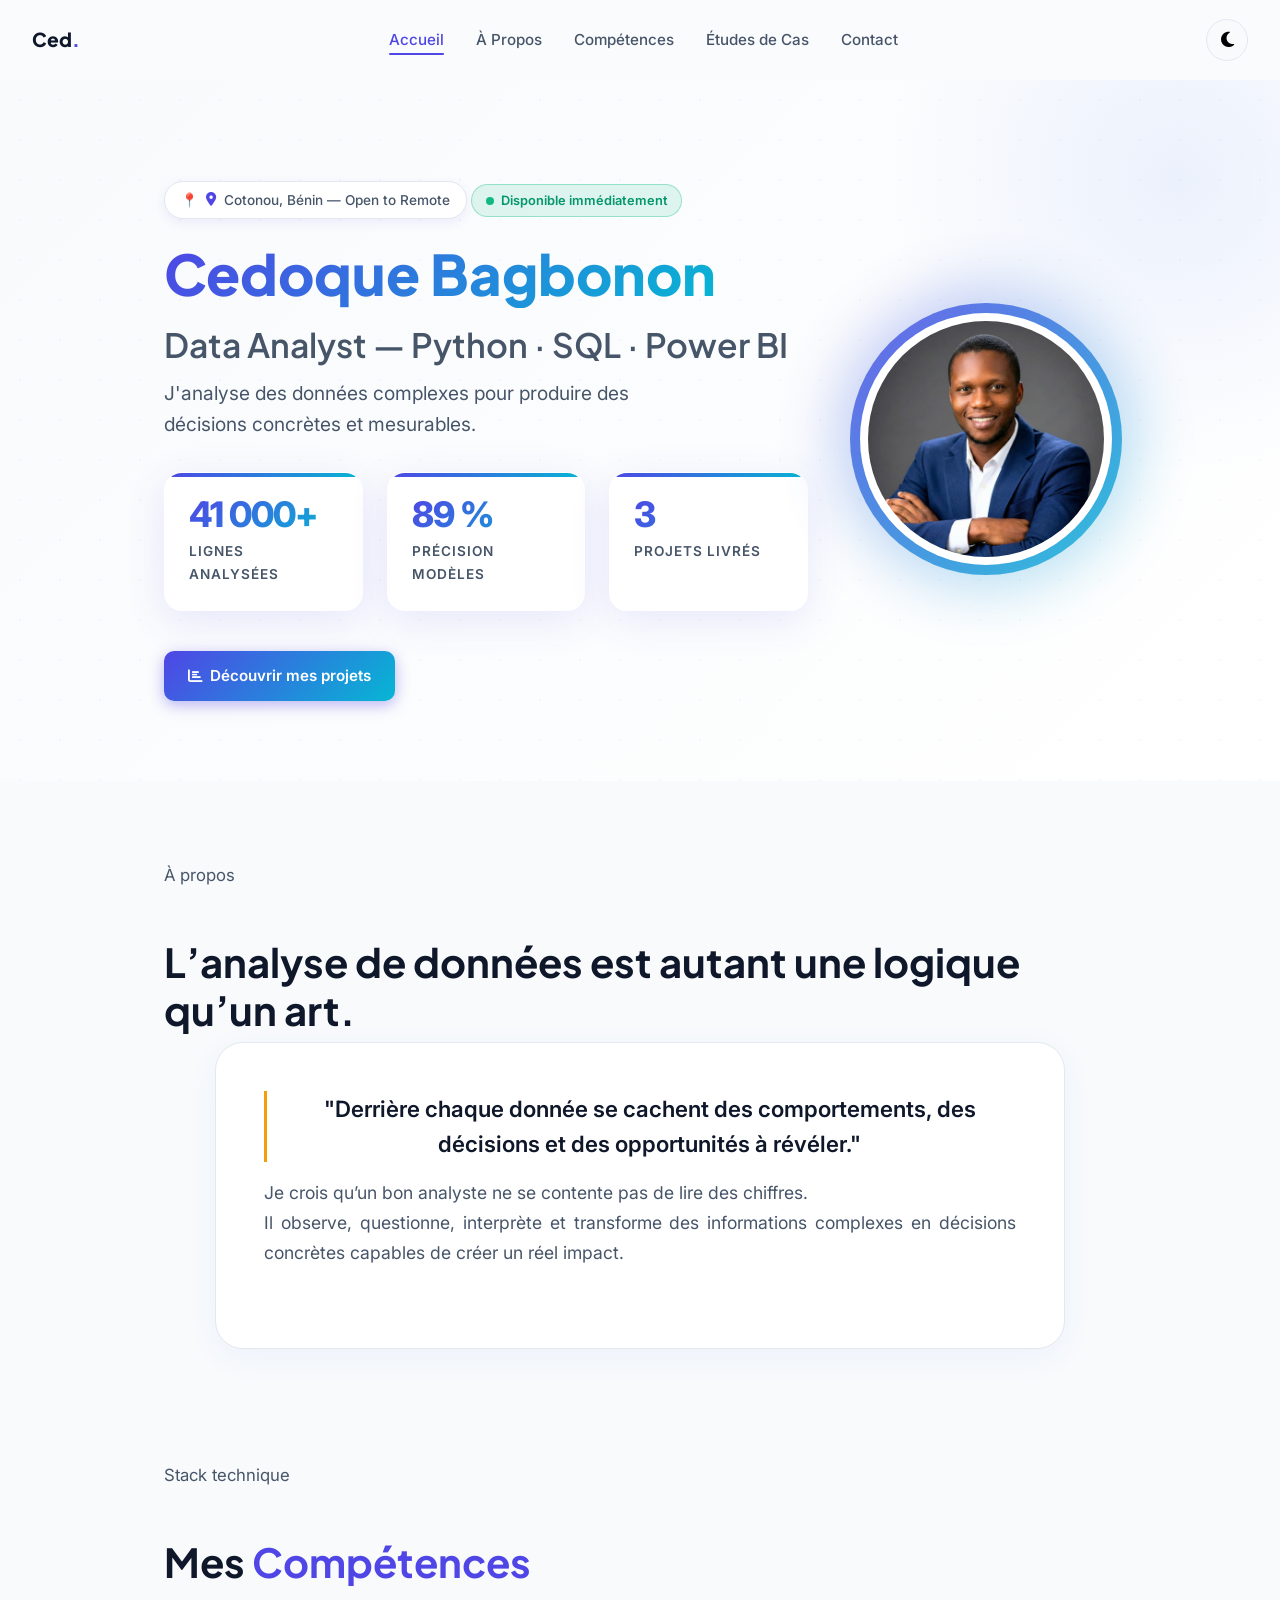
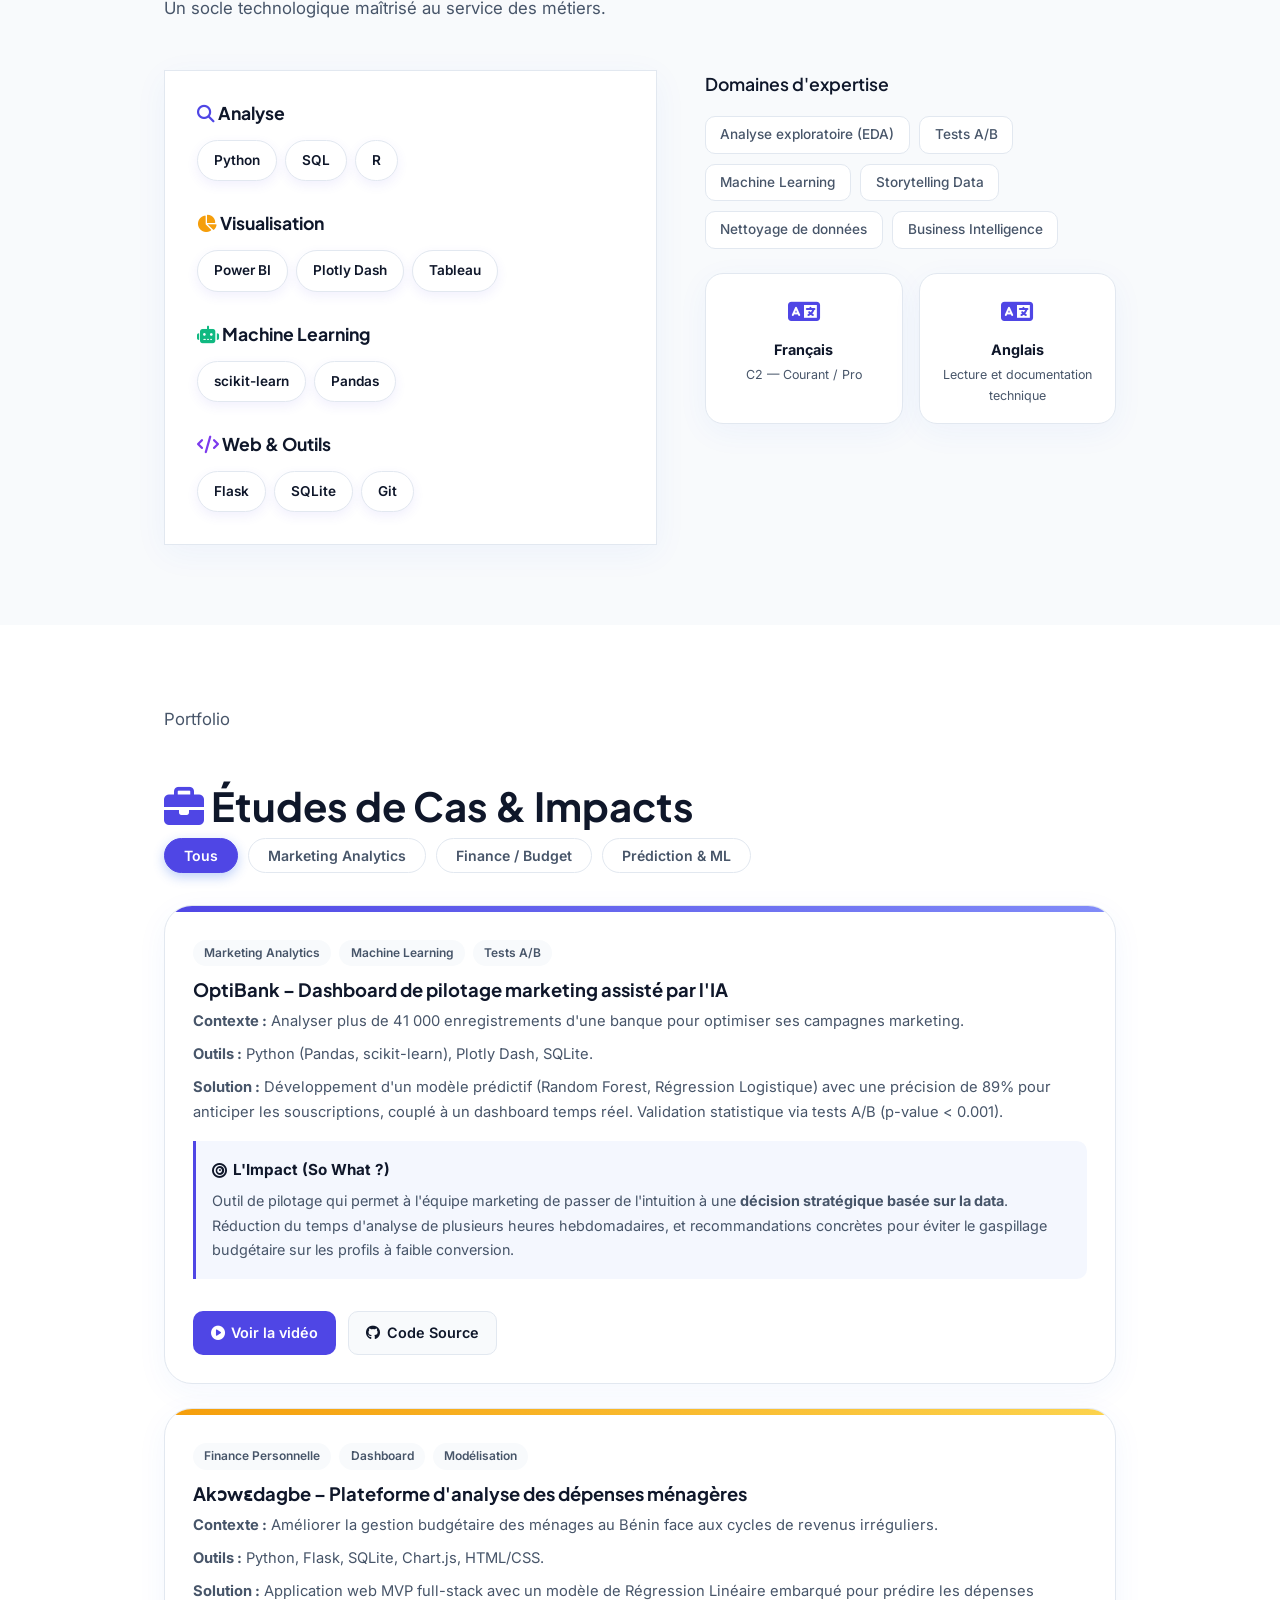
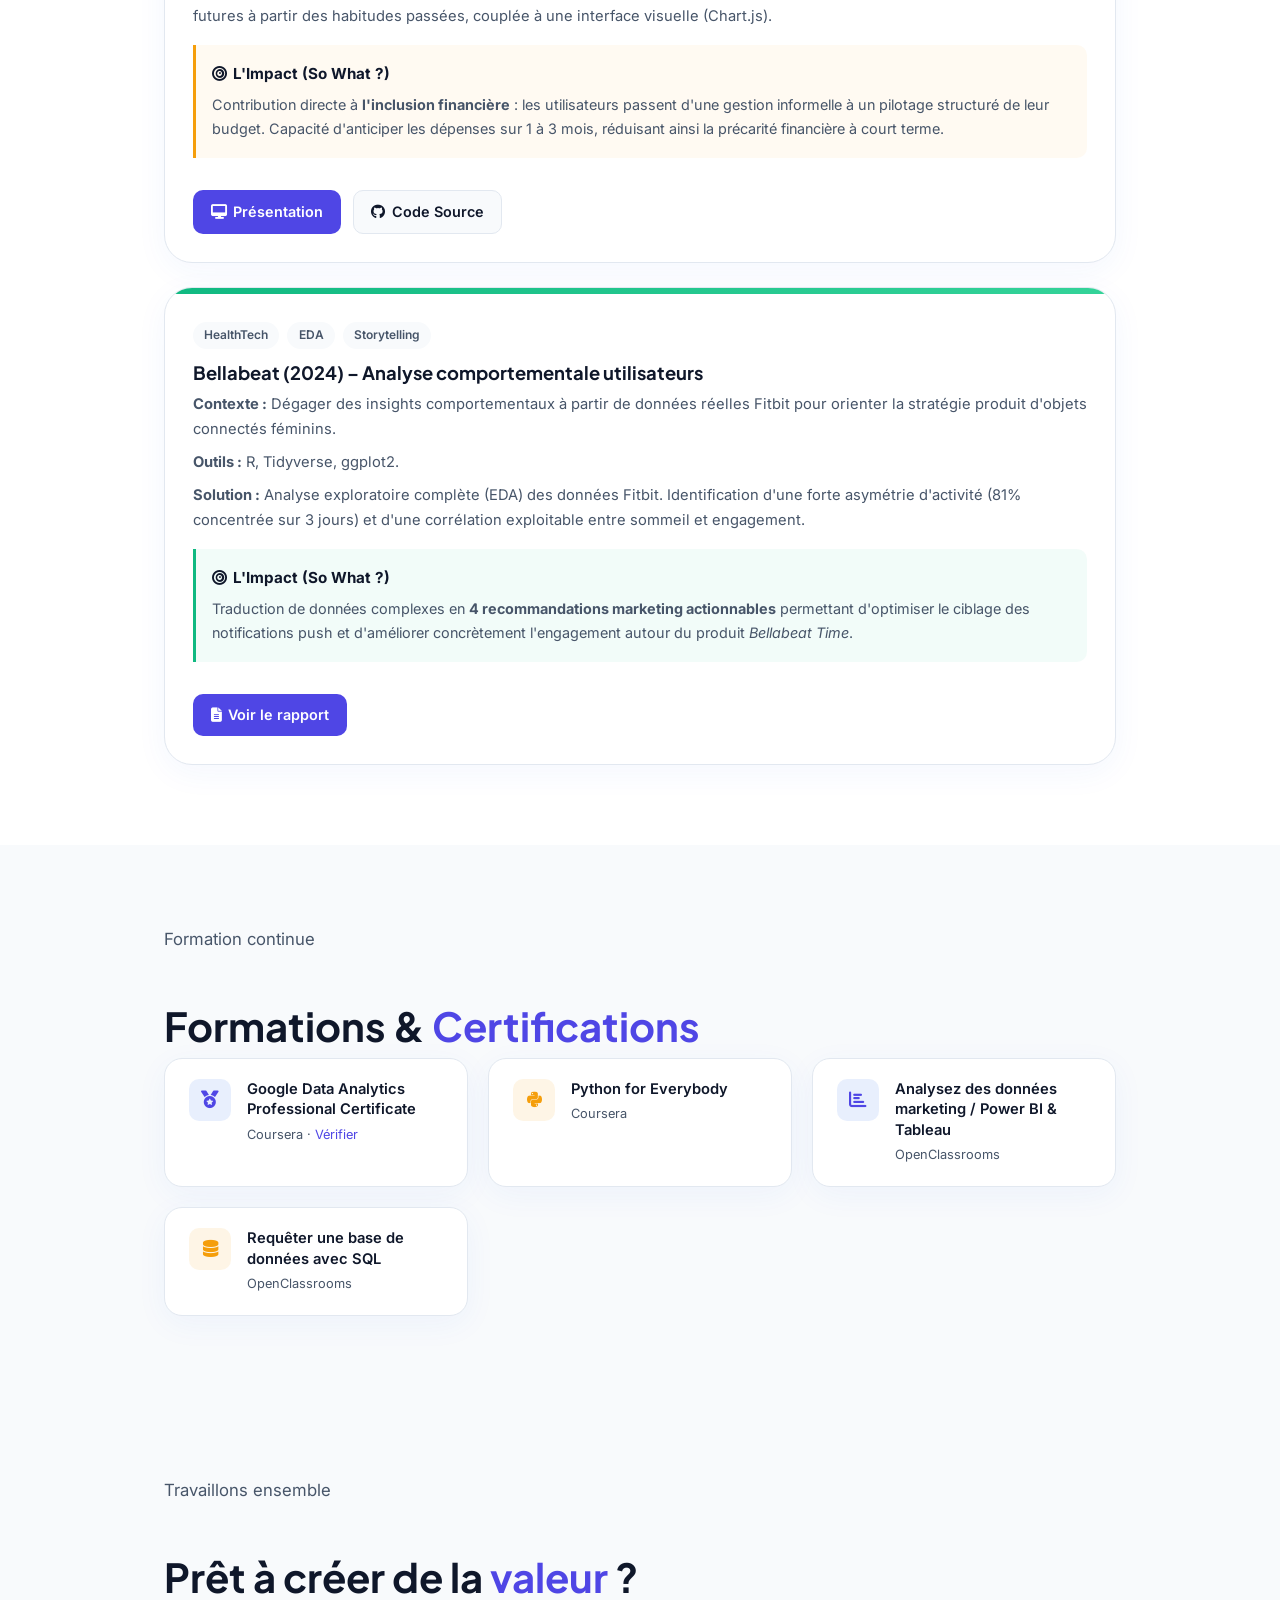
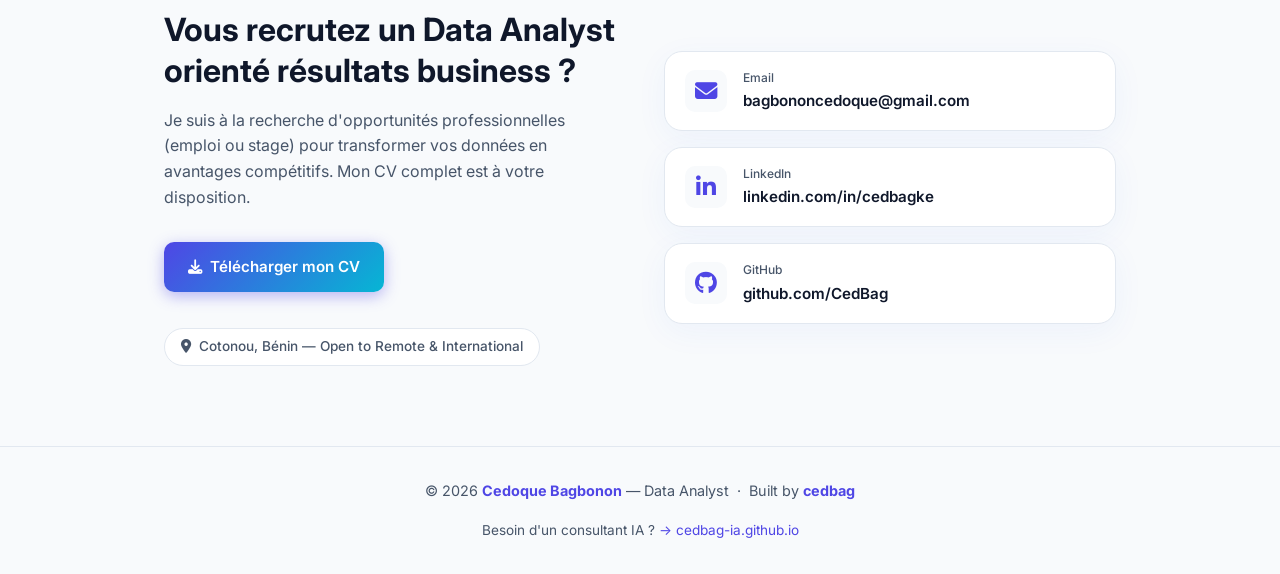
<file: index.html>
<!DOCTYPE html>
<html lang="fr" data-theme="light">

<head>
  <meta charset="UTF-8">
  <meta name="viewport" content="width=device-width, initial-scale=1.0">
  <meta name="description"
    content="Cedoque Bagbonon – Data Analyst & Consultant IA. Expert en SQL, Python et Power BI. Je transforme vos données en décisions stratégiques. Basé au Bénin, disponible à l'international.">
  <meta name="keywords"
    content="Data Analyst, Business Intelligence, SQL, Python, Power BI, Machine Learning, Tableau de bord, Bénin, Cotonou, Afrique, Africa, International Data Analyst, Remote Data Analyst, Cedoque Bagbonon, Consultant IA, Intelligence Artificielle, Automatisation">
  
  <!-- Open Graph / Facebook -->
  <meta property="og:type" content="website">
  <meta property="og:url" content="https://cedbag.github.io/portfolio/">
  <meta property="og:title" content="Cedoque Bagbonon | Data Analyst & Consultant IA">
  <meta property="og:description" content="Analyse de données stratégique et automatisation IA pour booster votre croissance.">
  <meta property="og:image" content="https://cedbag.github.io/portfolio/images/og-image.jpg">

  <!-- Twitter -->
  <meta property="twitter:card" content="summary_large_image">
  <meta property="twitter:url" content="https://cedbag.github.io/portfolio/">
  <meta property="twitter:title" content="Cedoque Bagbonon | Data Analyst & Consultant IA">
  <meta property="twitter:description" content="Analyse de données stratégique et automatisation IA pour booster votre croissance.">
  <meta property="twitter:image" content="https://cedbag.github.io/portfolio/images/og-image.jpg">

  <link rel="canonical" href="https://cedbag.github.io/portfolio/">

  <!-- Données Structurées JSON-LD -->
  <script type="application/ld+json">
  {
    "@context": "https://schema.org",
    "@type": "Person",
    "name": "Cedoque Bagbonon",
    "jobTitle": "Data Analyst",
    "url": "https://cedbag.github.io/portfolio/",
    "address": {
      "@type": "PostalAddress",
      "addressLocality": "Cotonou",
      "addressCountry": "Benin"
    },
    "sameAs": [
      "https://www.linkedin.com/in/cedoque-bagbonon/",
      "https://github.com/CedBag"
    ],
    "description": "Data Analyst expert en SQL, Python et Power BI, spécialisé dans l'impact business et la prise de décision stratégique.",
    "knowsAbout": ["Data Analysis", "Business Intelligence", "SQL", "Python", "Power BI", "Artificial Intelligence"]
  }
  </script>

  <title>Cedoque Bagbonon | Data Analyst & Consultant IA – Impact & Stratégie</title>
  <link rel="icon" type="image/svg+xml"
    href="data:image/svg+xml,%3Csvg xmlns='http://www.w3.org/2000/svg' viewBox='0 0 32 32'%3E%3Crect width='32' height='32' rx='8' fill='%232563eb'/%3E%3Ctext x='16' y='22' font-family='sans-serif' font-size='14' font-weight='700' text-anchor='middle' fill='white'%3ECB%3C/text%3E%3C/svg%3E">
  <link rel="preconnect" href="https://fonts.googleapis.com">
  <link rel="preconnect" href="https://fonts.gstatic.com" crossorigin>
  <link href="https://fonts.googleapis.com/css2?family=Inter:wght@300;400;500;600;700&family=Plus+Jakarta+Sans:wght@500;600;700;800&display=swap" rel="stylesheet">
  <link rel="stylesheet" href="https://cdnjs.cloudflare.com/ajax/libs/font-awesome/6.5.0/css/all.min.css">
  <link rel="stylesheet" href="style.css">
</head>

<body>

  <!-- Barre de progression de lecture -->
  <div id="reading-progress"></div>

  <!-- ============================================================
       NAVIGATION
  ============================================================ -->
  <nav id="navbar" class="glass-nav">
    <div class="nav-logo">Ced<span>.</span></div>

    <div class="nav-links" id="nav-links">
      <a href="#hero">Accueil</a>
      <a href="#about">À Propos</a>
      <a href="#skills">Compétences</a>
      <a href="#projects">Études de Cas</a>
      <a href="#contact">Contact</a>
    </div>

    <div class="nav-right">
      <button id="theme-toggle" aria-label="Basculer le mode sombre/clair">
        <i class="fas fa-moon" id="theme-icon"></i>
      </button>
      <button class="nav-toggle" id="nav-toggle" aria-label="Menu">
        <span></span><span></span><span></span>
      </button>
    </div>
  </nav>

  <!-- ============================================================
       HERO
  ============================================================ -->
  <section id="hero" class="hero-data">
    <div class="hero-background-pattern"></div>
    <div class="container relative-z">
      <div class="hero-inner">

        <div class="hero-text fade-in">
          <div class="hero-badge">
            <i class="fas fa-map-marker-alt"></i>
            Cotonou, Bénin — Open to Remote
          </div>
          <div class="hero-available-badge">
            <span class="available-dot"></span>
            Disponible immédiatement
          </div>
          <h1 class="hero-title">
            <span class="text-gradient">Cedoque Bagbonon</span><br>
            <span style="font-size: 0.6em; color: var(--text-secondary); font-weight: 600;">Data Analyst — Python · SQL · Power BI</span>
          </h1>
          <p class="hero-tagline" style="margin-bottom: 2rem;">
            J'analyse des données complexes pour produire des décisions concrètes et mesurables.
          </p>
          <div class="hero-metrics">
            <div class="metric-item">
              <div class="metric-number">41 000+</div>
              <div class="metric-label">Lignes analysées</div>
            </div>
            <div class="metric-item">
              <div class="metric-number">89 %</div>
              <div class="metric-label">Précision modèles</div>
            </div>
            <div class="metric-item">
              <div class="metric-number">3</div>
              <div class="metric-label">Projets livrés</div>
            </div>
          </div>
          <div class="hero-cta" style="margin-top: 2rem;">
            <a href="#projects" class="btn btn-primary glass-btn">
              <i class="fas fa-chart-bar"></i> Découvrir mes projets
            </a>
          </div>
        </div>

        <div class="hero-photo-wrapper fade-in">
          <div class="hero-photo-ring"></div>
          <div class="hero-photo-ring-inner"></div>
          <img src="images/profile.webp" alt="Photo de profil de Cedoque Bagbonon" class="hero-photo">
        </div>

      </div>
    </div>
  </section>

  <!-- ============================================================
       MON HISTOIRE
  ============================================================ -->
  <section id="about" class="section" style="padding-bottom: 2rem;">
    <div class="container">
      <p class="section-subtitle">À propos</p>
      <h2 class="section-title fade-in">
        L’analyse de données est autant une logique qu’un art.
      </h2>

      <div class="about-grid fade-in glass-card-container">
        <div class="about-content glass-card">
          <p class="about-intro" style="font-size: 1.4rem; line-height: 1.6; margin-bottom: 1rem; color: var(--text-primary); font-weight: 600;">
            "Derrière chaque donnée se cachent des comportements, des décisions et des opportunités à révéler."
          </p>
          <p class="about-desc" style="font-size: 1.1rem; color: var(--text-secondary);">
            Je crois qu’un bon analyste ne se contente pas de lire des chiffres.<br>Il observe, questionne, interprète et transforme des informations complexes en décisions concrètes capables de créer un réel impact.
          </p>
        </div>
      </div>
    </div>
  </section>

  <!-- ============================================================
       COMPÉTENCES
  ============================================================ -->
  <section id="skills" class="section" style="background: var(--bg-secondary);">
    <div class="container">
      <p class="section-subtitle">Stack technique</p>
      <h2 class="section-title fade-in">Mes <span class="accent">Compétences</span></h2>
      <p class="section-subtitle fade-in">Un socle technologique maîtrisé au service des métiers.</p>

      <div class="skills-layout fade-in">
        <div class="skills-groups glass-card">
          <div class="skill-group">
            <h3 class="skill-group-title" style="margin-bottom: 1rem; font-size: 1.1rem;"><i class="fas fa-search" style="color: var(--accent-blue);"></i> Analyse</h3>
            <div class="skill-badges" style="display: flex; flex-wrap: wrap; gap: 0.5rem;">
              <span class="skill-badge-flat">Python</span>
              <span class="skill-badge-flat">SQL</span>
              <span class="skill-badge-flat">R</span>
            </div>
          </div>
          
          <div class="skill-group">
            <h3 class="skill-group-title" style="margin-bottom: 1rem; font-size: 1.1rem;"><i class="fas fa-chart-pie" style="color: var(--accent-amber);"></i> Visualisation</h3>
            <div class="skill-badges" style="display: flex; flex-wrap: wrap; gap: 0.5rem;">
              <span class="skill-badge-flat">Power BI</span>
              <span class="skill-badge-flat">Plotly Dash</span>
              <span class="skill-badge-flat">Tableau</span>
            </div>
          </div>

          <div class="skill-group">
            <h3 class="skill-group-title" style="margin-bottom: 1rem; font-size: 1.1rem;"><i class="fas fa-robot" style="color: #10B981;"></i> Machine Learning</h3>
            <div class="skill-badges" style="display: flex; flex-wrap: wrap; gap: 0.5rem;">
              <span class="skill-badge-flat">scikit-learn</span>
              <span class="skill-badge-flat">Pandas</span>
            </div>
          </div>

          <div class="skill-group">
            <h3 class="skill-group-title" style="margin-bottom: 1rem; font-size: 1.1rem;"><i class="fas fa-code" style="color: #7C3AED;"></i> Web & Outils</h3>
            <div class="skill-badges" style="display: flex; flex-wrap: wrap; gap: 0.5rem;">
              <span class="skill-badge-flat">Flask</span>
              <span class="skill-badge-flat">SQLite</span>
              <span class="skill-badge-flat">Git</span>
            </div>
          </div>
        </div>

        <div class="skills-right">
          <div class="tools-title">Domaines d'expertise</div>
          <div class="tools-grid">
            <span class="tool-badge">Analyse exploratoire (EDA)</span>
            <span class="tool-badge">Tests A/B</span>
            <span class="tool-badge">Machine Learning</span>
            <span class="tool-badge">Storytelling Data</span>
            <span class="tool-badge">Nettoyage de données</span>
            <span class="tool-badge">Business Intelligence</span>
          </div>

          <div class="langs-grid langs-grid--spaced">
            <div class="lang-card glass-card">
              <div class="lang-flag-icon"><i class="fas fa-language"></i></div>
              <div class="lang-name">Français</div>
              <div class="lang-level">C2 — Courant / Pro</div>
            </div>
            <div class="lang-card glass-card">
              <div class="lang-flag-icon"><i class="fas fa-language"></i></div>
              <div class="lang-name">Anglais</div>
              <div class="lang-level">Lecture et documentation technique</div>
            </div>
          </div>
        </div>
      </div>
    </div>
  </section>

  <!-- ============================================================
       PROJETS (IMPACT ORIENTED)
  ============================================================ -->
  <section id="projects" class="section">
    <div class="container">
      <p class="section-subtitle">Portfolio</p>
      <h2 class="section-title fade-in">
        <i class="fas fa-briefcase icon-blue"></i> Études de Cas & Impacts
      </h2>

      <div id="filter-controls" role="group" aria-label="Filtrer les projets">
        <button data-filter="all" class="filter-btn active" aria-pressed="true">Tous</button>
        <button data-filter="marketing" class="filter-btn" aria-pressed="false">Marketing Analytics</button>
        <button data-filter="finance" class="filter-btn" aria-pressed="false">Finance / Budget</button>
        <button data-filter="prediction" class="filter-btn" aria-pressed="false">Prédiction & ML</button>
      </div>

      <div class="projects-grid">

        <!-- OptiBank -->
        <div class="case-study fade-in glass-card" data-category="marketing prediction">
          <div class="case-study-header blue"></div>
          <div class="case-study-body">
            <div class="case-study-meta">
              <span class="meta-tag">Marketing Analytics</span>
              <span class="meta-tag">Machine Learning</span>
              <span class="meta-tag">Tests A/B</span>
            </div>
            <h3>OptiBank – Dashboard de pilotage marketing assisté par l'IA</h3>
            <p><strong>Contexte :</strong> Analyser plus de 41 000 enregistrements d'une banque pour optimiser ses campagnes marketing.</p>
            <p><strong>Outils :</strong> Python (Pandas, scikit-learn), Plotly Dash, SQLite.</p>
            <p><strong>Solution :</strong> Développement d'un modèle prédictif (Random Forest, Régression Logistique) avec une précision de 89% pour anticiper les souscriptions, couplé à un dashboard temps réel. Validation statistique via tests A/B (p-value < 0.001).</p>
            <div class="impact-box">
              <div class="impact-title"><i class="fas fa-bullseye"></i> L'Impact (So What ?)</div>
              <p>Outil de pilotage qui permet à l'équipe marketing de passer de l'intuition à une <strong>décision stratégique basée sur la data</strong>. Réduction du temps d'analyse de plusieurs heures hebdomadaires, et recommandations concrètes pour éviter le gaspillage budgétaire sur les profils à faible conversion.</p>
            </div>
            <div class="case-actions">
              <a href="https://drive.google.com/file/d/1L1DctxfTsX4CqBDZ_8sZzu9DXL_S0RvM/view?usp=drive_link" class="button" target="_blank" rel="noopener noreferrer">
                <i class="fas fa-play-circle"></i> Voir la vidéo
              </a>
              <a href="https://github.com/CedBag/OptiBank" target="_blank" rel="noopener noreferrer" class="button btn-github-card">
                <i class="fab fa-github"></i> Code Source
              </a>
            </div>
          </div>
        </div>

        <!-- Akɔwɛdagbe -->
        <div class="case-study fade-in glass-card" data-category="finance prediction">
          <div class="case-study-header amber"></div>
          <div class="case-study-body">
            <div class="case-study-meta">
              <span class="meta-tag">Finance Personnelle</span>
              <span class="meta-tag">Dashboard</span>
              <span class="meta-tag">Modélisation</span>
            </div>
            <h3>Akɔwɛdagbe – Plateforme d'analyse des dépenses ménagères</h3>
            <p><strong>Contexte :</strong> Améliorer la gestion budgétaire des ménages au Bénin face aux cycles de revenus irréguliers.</p>
            <p><strong>Outils :</strong> Python, Flask, SQLite, Chart.js, HTML/CSS.</p>
            <p><strong>Solution :</strong> Application web MVP full-stack avec un modèle de Régression Linéaire embarqué pour prédire les dépenses futures à partir des habitudes passées, couplée à une interface visuelle (Chart.js).</p>
            <div class="impact-box amber">
              <div class="impact-title"><i class="fas fa-bullseye"></i> L'Impact (So What ?)</div>
              <p>Contribution directe à <strong>l'inclusion financière</strong> : les utilisateurs passent d'une gestion informelle à un pilotage structuré de leur budget. Capacité d'anticiper les dépenses sur 1 à 3 mois, réduisant ainsi la précarité financière à court terme.</p>
            </div>
            <div class="case-actions">
              <a href="https://docs.google.com/presentation/d/e/2PACX-1vQgn4Ns_dntNlBJ771-R21iWtU6UHVgJvvWXi3lLoRHSyoztzCmWmkfP-xh96l0DbTy7u93C8h6fhs_/pub?start=true&loop=false&delayms=60000" class="button" target="_blank" rel="noopener noreferrer">
                <i class="fas fa-desktop"></i> Présentation
              </a>
              <a href="https://github.com/CedBag/Ak-w--agbe" target="_blank" rel="noopener noreferrer" class="button btn-github-card">
                <i class="fab fa-github"></i> Code Source
              </a>
            </div>
          </div>
        </div>

        <!-- Bellabeat -->
        <div class="case-study fade-in glass-card" data-category="marketing">
          <div class="case-study-header green"></div>
          <div class="case-study-body">
            <div class="case-study-meta">
              <span class="meta-tag">HealthTech</span>
              <span class="meta-tag">EDA</span>
              <span class="meta-tag">Storytelling</span>
            </div>
            <h3>Bellabeat (2024) – Analyse comportementale utilisateurs</h3>
            <p><strong>Contexte :</strong> Dégager des insights comportementaux à partir de données réelles Fitbit pour orienter la stratégie produit d'objets connectés féminins.</p>
            <p><strong>Outils :</strong> R, Tidyverse, ggplot2.</p>
            <p><strong>Solution :</strong> Analyse exploratoire complète (EDA) des données Fitbit. Identification d'une forte asymétrie d'activité (81% concentrée sur 3 jours) et d'une corrélation exploitable entre sommeil et engagement.</p>
            <div class="impact-box green">
              <div class="impact-title"><i class="fas fa-bullseye"></i> L'Impact (So What ?)</div>
              <p>Traduction de données complexes en <strong>4 recommandations marketing actionnables</strong> permettant d'optimiser le ciblage des notifications push et d'améliorer concrètement l'engagement autour du produit <em>Bellabeat Time</em>.</p>
            </div>
            <div class="case-actions">
              <a href="https://docs.google.com/document/d/e/2PACX-1vTUTHFRbFEUQoJgBAT_AxTkglE2Ddd3IFt83-y2rGUnSGOMVHcftJpBUISSRNfcb9DHqlw9UY6wJYRq/pub" class="button" target="_blank" rel="noopener noreferrer">
                <i class="fas fa-file-alt"></i> Voir le rapport
              </a>
            </div>
          </div>
        </div>

      </div>
    </div>
  </section>

  <!-- ============================================================
       CERTIFICATIONS
  ============================================================ -->
  <section id="certifications" class="section" style="background: var(--bg-secondary);">
    <div class="container">
      <p class="section-subtitle">Formation continue</p>
      <h2 class="section-title fade-in">Formations & <span class="accent">Certifications</span></h2>

      <div class="certs-grid fade-in">
        <div class="cert-card glass-card">
          <div class="cert-icon-fa blue"><i class="fas fa-medal"></i></div>
          <div class="cert-info">
            <div class="cert-name">Google Data Analytics Professional Certificate</div>
            <div class="cert-source">Coursera · <a href="https://coursera.org/verify/professional-cert/GMU5T66K79SK" target="_blank" rel="noopener noreferrer">Vérifier</a></div>
          </div>
        </div>
        <div class="cert-card glass-card">
          <div class="cert-icon-fa amber"><i class="fab fa-python"></i></div>
          <div class="cert-info">
            <div class="cert-name">Python for Everybody</div>
            <div class="cert-source">Coursera</div>
          </div>
        </div>
        <div class="cert-card glass-card">
          <div class="cert-icon-fa blue"><i class="fas fa-chart-bar"></i></div>
          <div class="cert-info">
            <div class="cert-name">Analysez des données marketing / Power BI & Tableau</div>
            <div class="cert-source">OpenClassrooms</div>
          </div>
        </div>
        <div class="cert-card glass-card">
          <div class="cert-icon-fa amber"><i class="fas fa-database"></i></div>
          <div class="cert-info">
            <div class="cert-name">Requêter une base de données avec SQL</div>
            <div class="cert-source">OpenClassrooms</div>
          </div>
        </div>
      </div>
    </div>
  </section>

  <!-- ============================================================
       CONTACT
  ============================================================ -->
  <section id="contact" class="section">
    <div class="container">
      <p class="section-subtitle">Travaillons ensemble</p>
      <h2 class="section-title fade-in">Prêt à créer de la <span class="accent">valeur</span> ?</h2>

      <div class="contact-grid fade-in">
        <div class="contact-left">
          <p class="contact-headline">Vous recrutez un Data Analyst orienté résultats business ?</p>
          <p class="contact-desc">
            Je suis à la recherche d'opportunités professionnelles (emploi ou stage) pour transformer vos données en avantages compétitifs. Mon CV complet est à votre disposition.
          </p>
          <div class="cv-buttons">
            <a href="Cedoque_Bagbonon_Data_Analyst_CV.pdf" target="_blank" class="btn btn-primary glass-btn">
              <i class="fas fa-download"></i> Télécharger mon CV
            </a>
          </div>
          <span class="contact-location" style="margin-top: 1rem;">
            <i class="fas fa-map-marker-alt"></i>
            Cotonou, Bénin — Open to Remote & International
          </span>
        </div>

        <div class="contact-links">
          <a href="mailto:bagbononcedoque@gmail.com" class="contact-link glass-card">
            <span class="contact-link-icon"><i class="fas fa-envelope"></i></span>
            <div class="contact-link-text">
              <span class="contact-link-label">Email</span>
              <span class="contact-link-value">bagbononcedoque@gmail.com</span>
            </div>
          </a>
          <a href="https://www.linkedin.com/in/cedbagke" target="_blank" rel="noopener noreferrer" class="contact-link glass-card">
            <span class="contact-link-icon"><i class="fab fa-linkedin-in"></i></span>
            <div class="contact-link-text">
              <span class="contact-link-label">LinkedIn</span>
              <span class="contact-link-value">linkedin.com/in/cedbagke</span>
            </div>
          </a>
          <a href="https://github.com/CedBag" target="_blank" rel="noopener noreferrer" class="contact-link glass-card">
            <span class="contact-link-icon"><i class="fab fa-github"></i></span>
            <div class="contact-link-text">
              <span class="contact-link-label">GitHub</span>
              <span class="contact-link-value">github.com/CedBag</span>
            </div>
          </a>
        </div>
      </div>
    </div>
  </section>

  <!-- ============================================================
       FOOTER
  ============================================================ -->
  <footer>
    <p>
      &copy; 2026 <strong>Cedoque Bagbonon</strong> — Data Analyst
      &nbsp;&middot;&nbsp;
      Built by <strong class="accent">cedbag</strong>
    </p>
    <p style="margin-top: 1rem; font-size: 0.85rem; color: var(--text-secondary);">
      Besoin d'un consultant IA ? <a href="consultant-ia.html" style="color: var(--accent-blue); text-decoration: none;">&rarr; cedbag-ia.github.io</a>
    </p>
  </footer>

  <!-- Bouton Retour en haut -->
  <button id="scroll-top" aria-label="Retour en haut">
    <i class="fas fa-arrow-up"></i>
  </button>

  <script src="script.js"></script>
</body>

</html>
</file>
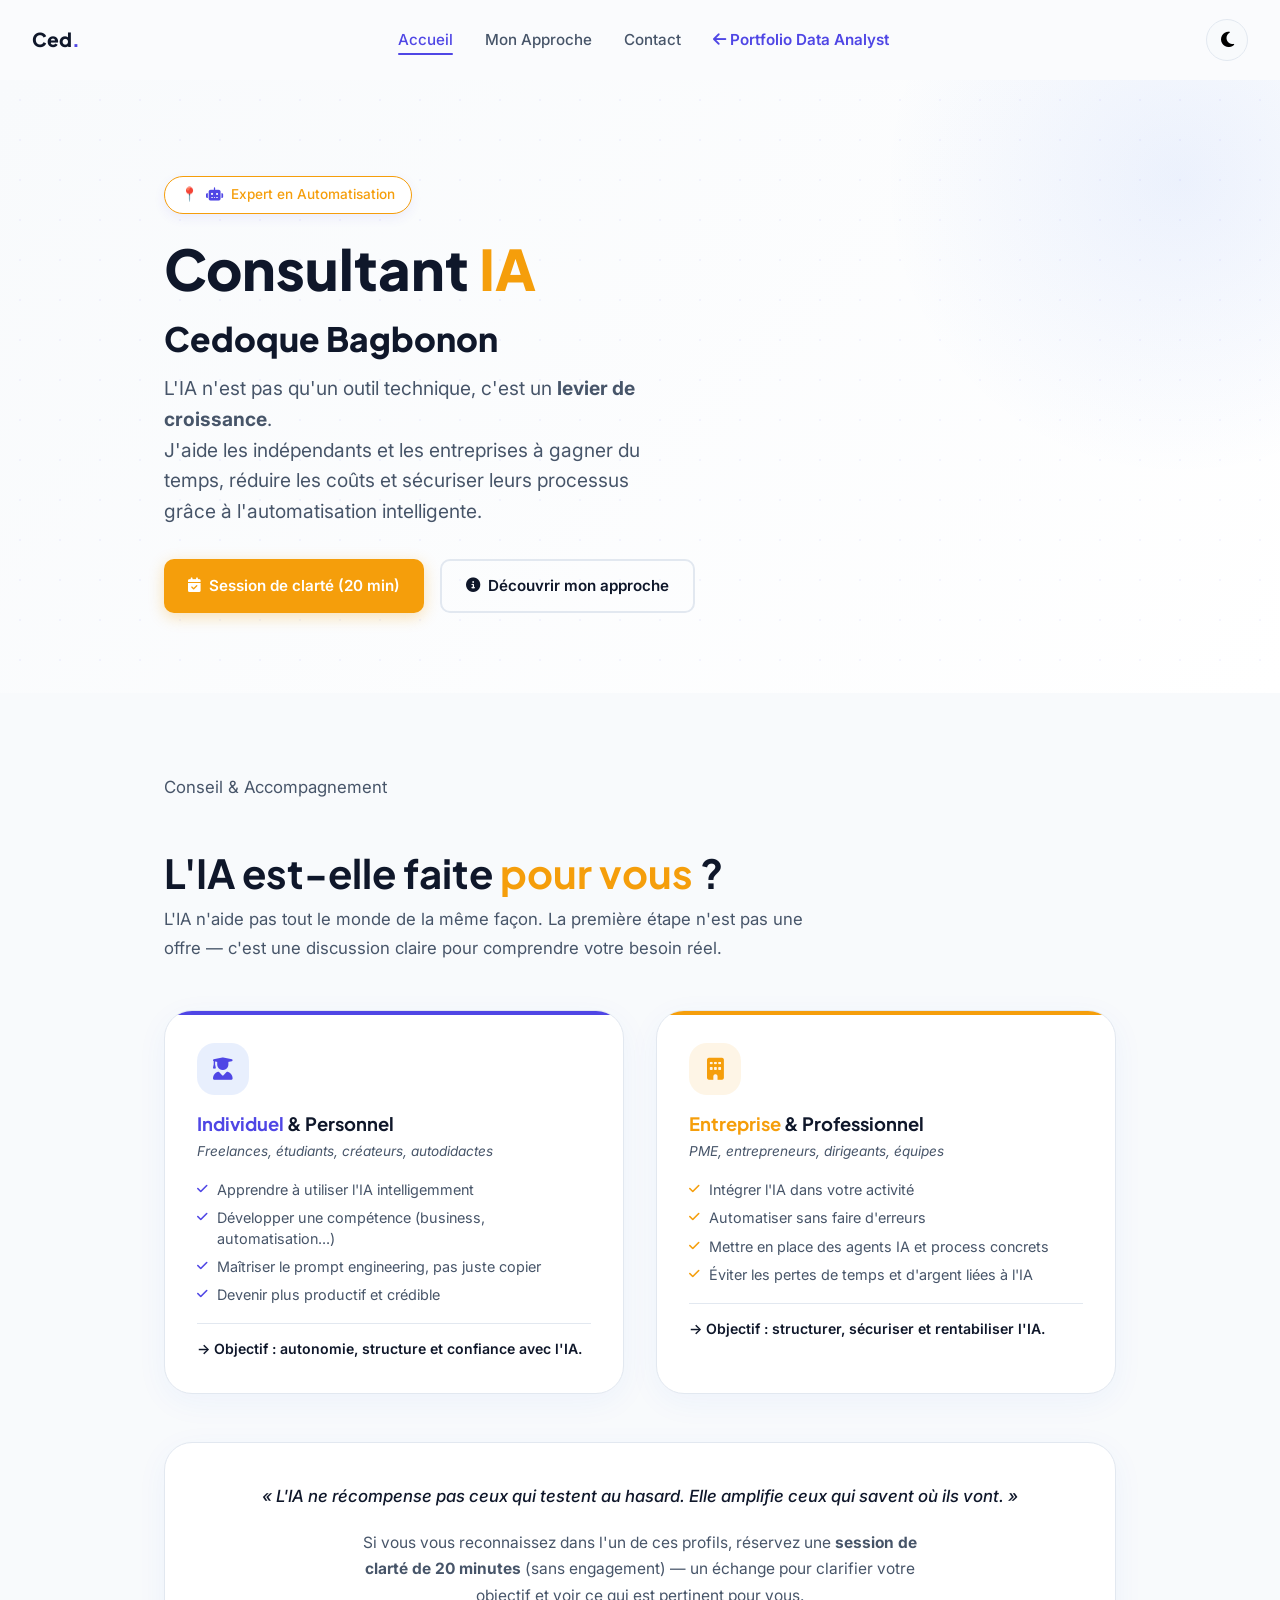
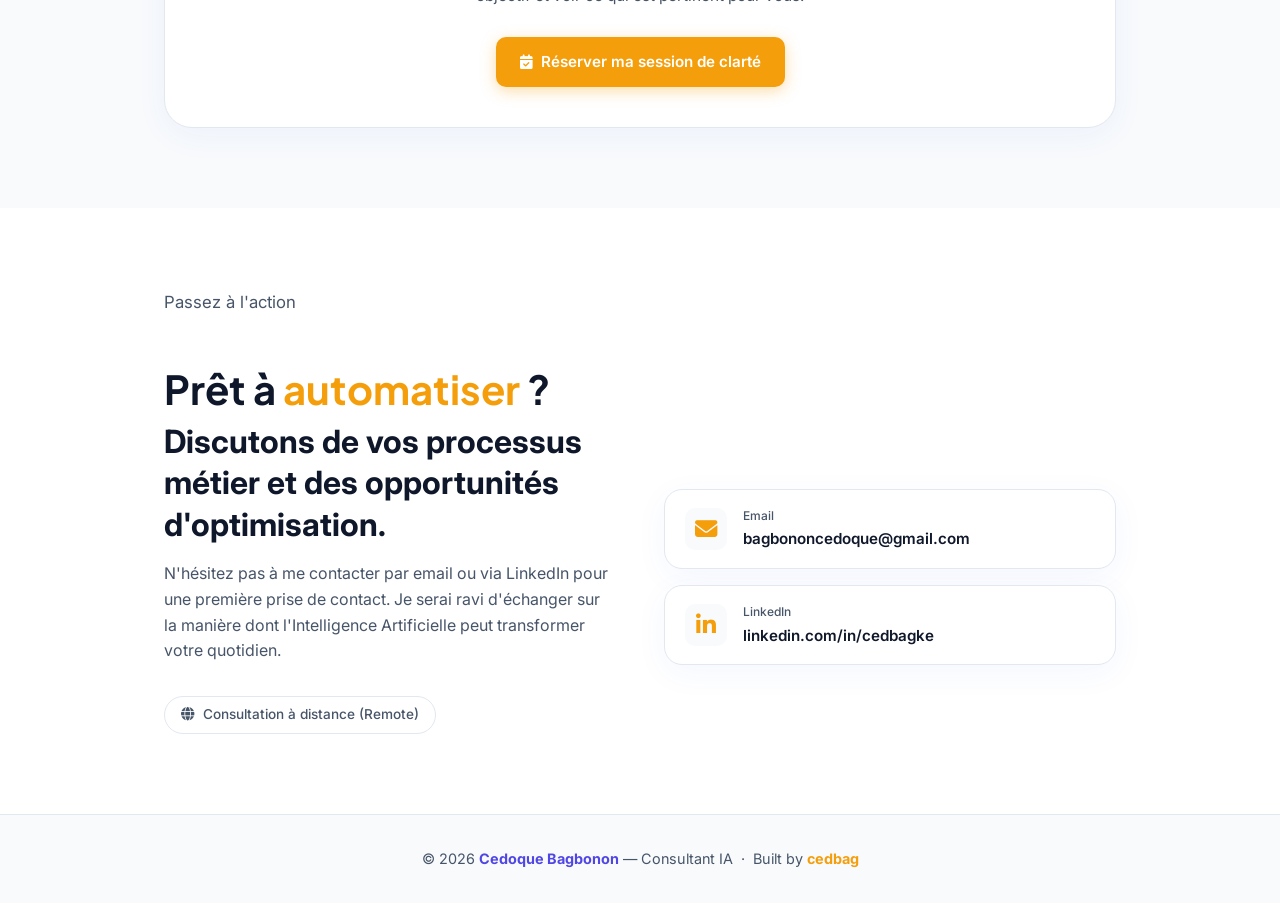
<file: consultant-ia.html>
<!DOCTYPE html>
<html lang="fr" data-theme="light">

<head>
  <meta charset="UTF-8">
  <meta name="viewport" content="width=device-width, initial-scale=1.0">
  <meta name="description"
    content="Cedoque Bagbonon – Consultant IA & Automatisation. J'aide les entreprises à intégrer l'intelligence artificielle pour gagner en productivité. Services disponibles au Bénin et à l'international.">
  <meta name="keywords"
    content="Consultant IA, Intelligence Artificielle, Automatisation, IA Business, Prompt Engineering, Bénin, Cotonou, Afrique, Africa, AI Consultant, Automation Expert">
  
  <meta property="og:type" content="website">
  <meta property="og:url" content="https://cedbag.github.io/portfolio/consultant-ia.html">
  <meta property="og:title" content="Consultant IA & Automatisation | Cedoque Bagbonon">
  <meta property="og:description" content="Boostez votre business grâce à l'IA et à l'automatisation intelligente.">
  <meta property="og:image" content="https://cedbag.github.io/portfolio/images/og-image-ia.jpg">

  <link rel="canonical" href="https://cedbag.github.io/portfolio/consultant-ia.html">

  <script type="application/ld+json">
  {
    "@context": "https://schema.org",
    "@type": "ProfessionalService",
    "name": "Cedoque Bagbonon - Consultant IA",
    "description": "Services de conseil en intelligence artificielle et automatisation de processus pour PME et particuliers.",
    "url": "https://cedbag.github.io/portfolio/consultant-ia.html",
    "address": {
      "@type": "PostalAddress",
      "addressLocality": "Cotonou",
      "addressCountry": "Benin"
    }
  }
  </script>

  <title>Consultant IA & Automatisation | Cedoque Bagbonon – Expertise & Résultats</title>
  <link rel="icon" type="image/svg+xml"
    href="data:image/svg+xml,%3Csvg xmlns='http://www.w3.org/2000/svg' viewBox='0 0 32 32'%3E%3Crect width='32' height='32' rx='8' fill='%23F59E0B'/%3E%3Ctext x='16' y='22' font-family='sans-serif' font-size='14' font-weight='700' text-anchor='middle' fill='white'%3ECB%3C/text%3E%3C/svg%3E">
  <link rel="preconnect" href="https://fonts.googleapis.com">
  <link rel="preconnect" href="https://fonts.gstatic.com" crossorigin>
  <link href="https://fonts.googleapis.com/css2?family=Inter:wght@300;400;500;600;700&family=Plus+Jakarta+Sans:wght@500;600;700;800&display=swap" rel="stylesheet">
  <link rel="stylesheet" href="https://cdnjs.cloudflare.com/ajax/libs/font-awesome/6.5.0/css/all.min.css">
  <link href="https://assets.calendly.com/assets/external/widget.css" rel="stylesheet">
  <link rel="stylesheet" href="style.css">
</head>

<body>
  <!-- ============================================================
       NAVIGATION
  ============================================================ -->
  <nav id="navbar" class="glass-nav">
    <div class="nav-logo">Ced<span>.</span></div>

    <div class="nav-links" id="nav-links">
      <a href="#hero">Accueil</a>
      <a href="#consultation-ia">Mon Approche</a>
      <a href="#contact">Contact</a>
      <a href="index.html" class="nav-ia-link"><i class="fas fa-arrow-left"></i> Portfolio Data Analyst</a>
    </div>

    <div class="nav-right">
      <button id="theme-toggle" aria-label="Basculer le mode sombre/clair">
        <i class="fas fa-moon" id="theme-icon"></i>
      </button>
      <button class="nav-toggle" id="nav-toggle" aria-label="Menu">
        <span></span><span></span><span></span>
      </button>
    </div>
  </nav>

  <!-- ============================================================
       HERO
  ============================================================ -->
  <section id="hero" class="hero-ia">
    <div class="hero-background-pattern"></div>
    <div class="container relative-z">
      <div class="hero-inner">
        <div class="hero-text fade-in">
          <div class="hero-badge amber">
            <i class="fas fa-robot"></i> Expert en Automatisation
          </div>
          <h1 class="hero-title">
            Consultant <span class="accent-amber">IA</span><br>
            <span style="font-size: 0.6em; color: var(--text-primary);">Cedoque Bagbonon</span>
          </h1>
          <p class="hero-tagline">
            L'IA n'est pas qu'un outil technique, c'est un <strong>levier de croissance</strong>.<br>
            J'aide les indépendants et les entreprises à gagner du temps, réduire les coûts et sécuriser leurs processus grâce à l'automatisation intelligente.
          </p>
          <div class="hero-cta">
            <a href="" onclick="Calendly.initPopupWidget({url: 'https://calendly.com/bagbononcedoque/30min'}); return false;" class="btn btn-primary" style="background: var(--accent-amber); box-shadow: 0 4px 15px rgba(245, 158, 11, 0.3);">
              <i class="fas fa-calendar-check"></i> Session de clarté (20 min)
            </a>
            <a href="#consultation-ia" class="btn btn-secondary">
              <i class="fas fa-info-circle"></i> Découvrir mon approche
            </a>
          </div>
        </div>
      </div>
    </div>
  </section>

  <!-- ============================================================
       CONSULTATION IA
  ============================================================ -->
  <section id="consultation-ia" class="section">
    <div class="container">
      <p class="section-subtitle">Conseil & Accompagnement</p>
      <h2 class="section-title fade-in">
        L'IA est-elle faite <span class="accent-amber">pour vous</span> ?
      </h2>
      <p class="section-subtitle fade-in ia-subtitle">
        L'IA n'aide pas tout le monde de la même façon. La première étape n'est pas une offre — c'est
        une discussion claire pour comprendre votre besoin réel.
      </p>

      <div class="ia-profiles fade-in">

        <!-- Profil 1 : Individuel -->
        <div class="ia-profile-card personal glass-card">
          <div class="ia-profile-icon">
            <i class="fas fa-user-graduate"></i>
          </div>
          <h3><span class="accent">Individuel</span> &amp; Personnel</h3>
          <p class="ia-profile-desc">Freelances, étudiants, créateurs, autodidactes</p>
          <ul class="ia-profile-list">
            <li><i class="fas fa-check"></i> Apprendre à utiliser l'IA intelligemment</li>
            <li><i class="fas fa-check"></i> Développer une compétence (business, automatisation...)</li>
            <li><i class="fas fa-check"></i> Maîtriser le prompt engineering, pas juste copier</li>
            <li><i class="fas fa-check"></i> Devenir plus productif et crédible</li>
          </ul>
          <p class="ia-profile-goal">→ Objectif : autonomie, structure et confiance avec l'IA.</p>
        </div>

        <!-- Profil 2 : Entreprise -->
        <div class="ia-profile-card business glass-card">
          <div class="ia-profile-icon">
            <i class="fas fa-building"></i>
          </div>
          <h3><span class="accent-amber">Entreprise</span> &amp; Professionnel</h3>
          <p class="ia-profile-desc">PME, entrepreneurs, dirigeants, équipes</p>
          <ul class="ia-profile-list">
            <li><i class="fas fa-check"></i> Intégrer l'IA dans votre activité</li>
            <li><i class="fas fa-check"></i> Automatiser sans faire d'erreurs</li>
            <li><i class="fas fa-check"></i> Mettre en place des agents IA et process concrets</li>
            <li><i class="fas fa-check"></i> Éviter les pertes de temps et d'argent liées à l'IA</li>
          </ul>
          <p class="ia-profile-goal">→ Objectif : structurer, sécuriser et rentabiliser l'IA.</p>
        </div>

      </div>

      <!-- Citation + CTA -->
      <div class="ia-cta-block fade-in glass-card">
        <blockquote class="ia-quote">
          &laquo;&nbsp;L'IA ne récompense pas ceux qui testent au hasard.
          Elle amplifie ceux qui savent où ils vont.&nbsp;&raquo;
        </blockquote>
        <p class="ia-cta-desc">
          Si vous vous reconnaissez dans l'un de ces profils, réservez une <strong>session de clarté
          de 20 minutes</strong> (sans engagement) — un échange pour clarifier votre objectif et voir ce
          qui est pertinent pour vous.
        </p>
        <div class="ia-cta-buttons">
          <a href=""
            onclick="Calendly.initPopupWidget({url: 'https://calendly.com/bagbononcedoque/30min'}); return false;"
            class="btn btn-amber">
            <i class="fas fa-calendar-check"></i> Réserver ma session de clarté
          </a>
        </div>
      </div>
    </div>
  </section>

  <!-- ============================================================
       CONTACT
  ============================================================ -->
  <section id="contact" class="section" style="background: var(--bg-primary);">
    <div class="container">
      <p class="section-subtitle">Passez à l'action</p>
      <h2 class="section-title fade-in">Prêt à <span class="accent-amber">automatiser</span> ?</h2>

      <div class="contact-grid fade-in">
        <div class="contact-left">
          <p class="contact-headline">Discutons de vos processus métier et des opportunités d'optimisation.</p>
          <p class="contact-desc">
            N'hésitez pas à me contacter par email ou via LinkedIn pour une première prise de contact. Je serai ravi d'échanger sur la manière dont l'Intelligence Artificielle peut transformer votre quotidien.
          </p>
          <span class="contact-location">
            <i class="fas fa-globe"></i>
            Consultation à distance (Remote)
          </span>
        </div>

        <div class="contact-links">
          <a href="mailto:bagbononcedoque@gmail.com" class="contact-link glass-card">
            <span class="contact-link-icon" style="color: var(--accent-amber);"><i class="fas fa-envelope"></i></span>
            <div class="contact-link-text">
              <span class="contact-link-label">Email</span>
              <span class="contact-link-value">bagbononcedoque@gmail.com</span>
            </div>
          </a>
          <a href="https://www.linkedin.com/in/cedbagke" target="_blank" rel="noopener noreferrer" class="contact-link glass-card">
            <span class="contact-link-icon" style="color: var(--accent-amber);"><i class="fab fa-linkedin-in"></i></span>
            <div class="contact-link-text">
              <span class="contact-link-label">LinkedIn</span>
              <span class="contact-link-value">linkedin.com/in/cedbagke</span>
            </div>
          </a>
        </div>
      </div>
    </div>
  </section>

  <!-- ============================================================
       FOOTER
  ============================================================ -->
  <footer>
    <p>
      &copy; 2026 <strong>Cedoque Bagbonon</strong> — Consultant IA
      &nbsp;&middot;&nbsp;
      Built by <strong class="accent-amber">cedbag</strong>
    </p>
  </footer>

  <script src="https://assets.calendly.com/assets/external/widget.js" type="text/javascript" async></script>
  <script src="script.js"></script>
</body>
</html>
</file>
<file: style.css>
/* ===================================================
   PORTFOLIO – Cedoque Bagbonon
   Style global | Dark/Light Mode | Responsive
=================================================== */

/* --- Google Fonts --- */
@import url('https://fonts.googleapis.com/css2?family=Inter:wght@300;400;500;600;700&family=Plus+Jakarta+Sans:wght@500;600;700;800&display=swap');

/* --- CSS Variables (Mode Clair par défaut) --- */
:root {
  --bg-primary: #FFFFFF;
  --bg-secondary: #F8FAFC;
  --bg-card: #FFFFFF;
  --accent-blue: #4F46E5;
  --accent-blue-light: #818CF8;
  --accent-amber: #F59E0B;
  --accent-amber-light: #FCD34D;
  --gradient-primary: linear-gradient(135deg, #4F46E5, #06B6D4);
  --text-primary: #0F172A;
  --text-secondary: #475569;
  --text-inverse: #FFFFFF;
  --border: #E2E8F0;
  --shadow-sm: 0 4px 12px rgba(79, 70, 229, 0.08);
  --shadow-md: 0 10px 40px rgba(79, 70, 229, 0.12);
  --shadow-lg: 0 25px 70px rgba(79, 70, 229, 0.15);
  --radius-sm: 10px;
  --radius-md: 18px;
  --radius-lg: 28px;
  --radius-full: 9999px;
  --transition: 0.3s cubic-bezier(0.4, 0, 0.2, 1);
  --font-heading: 'Plus Jakarta Sans', sans-serif;
  --font-body: 'Inter', sans-serif;
  --nav-height: 80px;
}

/* --- Mode Sombre (Bleu Nuit) --- */
[data-theme="dark"] {
  --bg-primary: #0B1120;
  --bg-secondary: #111827;
  --bg-card: #1F2937;
  --accent-blue: #6366F1;
  --accent-blue-light: #A5B4FC;
  --accent-amber: #FBBF24;
  --accent-amber-light: #FDE68A;
  --gradient-primary: linear-gradient(135deg, #6366F1, #22D3EE);
  --text-primary: #F8FAFC;
  --text-secondary: #94A3B8;
  --text-inverse: #0B1120;
  --border: #334155;
  --shadow-sm: 0 4px 12px rgba(0, 0, 0, 0.3);
  --shadow-md: 0 10px 40px rgba(0, 0, 0, 0.4);
  --shadow-lg: 0 25px 70px rgba(0, 0, 0, 0.5);
}

.text-gradient {
  background: var(--gradient-primary);
  -webkit-background-clip: text;
  -webkit-text-fill-color: transparent;
  background-clip: text;
  color: transparent;
}

/* =============================================
   RESET & BASE
============================================= */
*,
*::before,
*::after {
  box-sizing: border-box;
  margin: 0;
  padding: 0;
}

html {
  scroll-behavior: smooth;
  scroll-padding-top: var(--nav-height);
}

body {
  font-family: var(--font-body);
  background-color: var(--bg-primary);
  color: var(--text-primary);
  line-height: 1.7;
  transition: background-color var(--transition), color var(--transition);
  overflow-x: hidden;
}

h1,
h2,
h3,
h4 {
  font-family: var(--font-heading);
  line-height: 1.2;
}

a {
  color: var(--accent-blue);
  text-decoration: none;
  transition: color var(--transition);
}

a:hover {
  color: var(--accent-amber);
}

img {
  max-width: 100%;
  display: block;
}

/* =============================================
   LAYOUT HELPERS
============================================= */
.container {
  max-width: 1000px;
  margin: 0 auto;
  padding: 0 1.5rem;
}

.section {
  padding: 5rem 0;
}

.section-title {
  font-size: clamp(1.8rem, 4vw, 2.5rem);
  font-weight: 700;
  color: var(--text-primary);
  margin-bottom: 0.5rem;
}

.section-subtitle {
  color: var(--text-secondary);
  font-size: 1.05rem;
  margin-bottom: 3rem;
}

.accent {
  color: var(--accent-blue);
}

.accent-amber {
  color: var(--accent-amber);
}

/* Classes utilitaires (remplacent les anciens styles inline) */
.icon-amber { color: var(--accent-amber); }
.icon-blue  { color: var(--accent-blue); }

.about-desc {
  color: var(--text-secondary);
  margin-bottom: 2rem;
  font-size: 0.97rem;
  line-height: 1.7;
  text-align: justify;
}

.langs-grid--spaced {
  margin-top: 2rem;
}

.ia-subtitle {
  max-width: 640px;
}


/* Fade-in au scroll */
.fade-in {
  opacity: 0;
  transform: translateY(30px);
  transition: opacity 0.6s ease, transform 0.6s ease;
}

.fade-in.visible {
  opacity: 1;
  transform: translateY(0);
}

/* =============================================
   NAVIGATION
============================================= */
nav {
  position: sticky;
  top: 0;
  z-index: 100;
  background: var(--bg-primary);
  border-bottom: 1px solid var(--border);
  height: var(--nav-height);
  display: flex;
  align-items: center;
  justify-content: space-between;
  padding: 0 2rem;
  -webkit-backdrop-filter: blur(10px);
  backdrop-filter: blur(10px);
  transition: background-color var(--transition);
}

.nav-logo {
  font-family: var(--font-heading);
  font-weight: 800;
  font-size: 1.2rem;
  color: var(--text-primary);
}

.nav-logo span {
  color: var(--accent-blue);
}

.nav-links {
  display: flex;
  align-items: center;
  gap: 2rem;
}

.nav-links a {
  color: var(--text-secondary);
  font-weight: 500;
  font-size: 0.95rem;
  position: relative;
  transition: color var(--transition);
}

.nav-links a::after {
  content: '';
  position: absolute;
  bottom: -3px;
  left: 0;
  width: 0;
  height: 2px;
  background: var(--accent-blue);
  transition: width var(--transition);
  border-radius: 2px;
}

.nav-links a:hover,
.nav-links a.active {
  color: var(--accent-blue);
}

.nav-links a:hover::after,
.nav-links a.active::after {
  width: 100%;
}

/* Toggle Dark/Light */
#theme-toggle {
  background: var(--bg-secondary);
  border: 1px solid var(--border);
  border-radius: var(--radius-full);
  width: 42px;
  height: 42px;
  display: flex;
  align-items: center;
  justify-content: center;
  cursor: pointer;
  font-size: 1.1rem;
  transition: background var(--transition), transform var(--transition);
  flex-shrink: 0;
}

#theme-toggle:hover {
  transform: rotate(20deg);
  background: var(--bg-secondary);
}

/* --- Icônes Font Awesome (styles globaux) --- */
.fa,
.fas,
.fab,
.far {
  display: inline-flex;
  align-items: center;
  justify-content: center;
}

/* Hero badge icon */
.hero-badge .fas {
  color: var(--accent-blue);
  font-size: 0.85rem;
}

/* Timeline icons */
.timeline-icon {
  color: var(--accent-blue);
  font-size: 0.95rem;
  margin-right: 0.4rem;
}

/* Expertise icon FA (remplace l'emoji) */
.expertise-icon-fa {
  width: 56px;
  height: 56px;
  border-radius: var(--radius-md);
  display: flex;
  align-items: center;
  justify-content: center;
  font-size: 1.5rem;
  margin-bottom: 1.25rem;
}

.expertise-card.blue .expertise-icon-fa {
  background: rgba(37, 99, 235, 0.12);
  color: var(--accent-blue);
}

.expertise-card.amber .expertise-icon-fa {
  background: rgba(245, 158, 11, 0.12);
  color: var(--accent-amber);
}

/* Skill icon */
.skill-icon {
  font-size: 1rem;
  color: var(--accent-blue);
}

/* Certification icons */
.cert-icon-fa {
  width: 42px;
  height: 42px;
  border-radius: var(--radius-sm);
  display: flex;
  align-items: center;
  justify-content: center;
  font-size: 1.1rem;
  flex-shrink: 0;
}

.cert-icon-fa.blue {
  background: rgba(37, 99, 235, 0.1);
  color: var(--accent-blue);
}

.cert-icon-fa.amber {
  background: rgba(245, 158, 11, 0.1);
  color: var(--accent-amber);
}

/* Achievement icon */
.achieve-icon {
  font-size: 1.1rem;
  color: var(--accent-blue);
  width: 36px;
  height: 36px;
  background: rgba(37, 99, 235, 0.1);
  border-radius: 50%;
  display: flex;
  align-items: center;
  justify-content: center;
  flex-shrink: 0;
}

/* Contact link icon */
.contact-link-icon {
  width: 42px;
  height: 42px;
  background: var(--bg-secondary);
  border-radius: var(--radius-sm);
  display: flex;
  align-items: center;
  justify-content: center;
  font-size: 1.2rem;
  color: var(--accent-blue);
  flex-shrink: 0;
}

/* Case study org icon */
.case-study-org .fas {
  color: var(--accent-blue);
  margin-right: 0.3rem;
}

/* Meta tag icon */
.meta-tag .fas {
  color: var(--accent-blue);
  font-size: 0.7rem;
  margin-right: 0.2rem;
}

/* Language card icon */
.lang-flag-icon {
  font-size: 1.6rem;
  color: var(--accent-blue);
}

/* Button icons */
.btn .fas,
.btn .fab,
.button .fas,
.button .fab {
  font-size: 0.9rem;
}

.nav-right {
  display: flex;
  align-items: center;
  gap: 1rem;
}

/* =============================================
   HERO SECTION
============================================= */
#hero {
  background: linear-gradient(135deg, var(--bg-secondary) 0%, var(--bg-primary) 100%);
  padding: 6rem 0 5rem;
  position: relative;
  overflow: hidden;
}

#hero::before {
  content: '';
  position: absolute;
  top: -200px;
  right: -200px;
  width: 600px;
  height: 600px;
  border-radius: 50%;
  background: radial-gradient(circle, rgba(37, 99, 235, 0.08) 0%, transparent 70%);
  pointer-events: none;
}

.hero-inner {
  display: flex;
  align-items: center;
  justify-content: space-between;
  gap: 3rem;
}

.hero-text {
  flex: 1;
}

.hero-badge {
  display: inline-flex;
  align-items: center;
  gap: 0.5rem;
  background: var(--bg-card);
  border: 1px solid var(--border);
  border-radius: var(--radius-full);
  padding: 0.4rem 1rem;
  font-size: 0.85rem;
  font-weight: 500;
  color: var(--text-secondary);
  margin-bottom: 1.5rem;
  box-shadow: var(--shadow-sm);
}

.hero-badge::before {
  content: '📍';
}

.hero-title {
  font-size: clamp(2.2rem, 5vw, 3.5rem);
  font-weight: 800;
  color: var(--text-primary);
  margin-bottom: 0.75rem;
  line-height: 1.1;
}

.hero-tagline {
  font-size: clamp(1rem, 2vw, 1.2rem);
  color: var(--text-secondary);
  margin-bottom: 2rem;
  max-width: 520px;
  line-height: 1.6;
}

/* Typewriter */
.typewriter-wrapper {
  display: inline-block;
  color: var(--accent-blue);
  font-weight: 700;
  position: relative;
}

.typewriter-cursor {
  display: inline-block;
  width: 3px;
  background: var(--accent-amber);
  animation: blink 1s infinite;
  border-radius: 2px;
  margin-left: 2px;
  vertical-align: text-bottom;
}

@keyframes blink {

  0%,
  100% {
    opacity: 1
  }

  50% {
    opacity: 0
  }
}

.hero-cta {
  display: flex;
  gap: 1rem;
  flex-wrap: wrap;
}

/* =============================================
   BUTTONS
============================================= */
.btn {
  display: inline-flex;
  align-items: center;
  gap: 0.5rem;
  padding: 0.75rem 1.5rem;
  border-radius: var(--radius-sm);
  font-weight: 600;
  font-size: 0.95rem;
  cursor: pointer;
  border: none;
  text-decoration: none;
  transition: all var(--transition);
  font-family: var(--font-body);
}

.btn-primary {
  background: var(--gradient-primary);
  color: white;
  box-shadow: 0 4px 15px rgba(79, 70, 229, 0.4);
}

.btn-primary:hover {
  background: var(--gradient-primary);
  transform: translateY(-2px);
  box-shadow: 0 8px 25px rgba(79, 70, 229, 0.6);
  color: white;
}

.btn-secondary {
  background: transparent;
  color: var(--text-primary);
  border: 2px solid var(--border);
}

.btn-secondary:hover {
  border-color: var(--accent-amber);
  color: var(--accent-amber);
  transform: translateY(-2px);
}

/* Boutons des cartes projets */
.button {
  display: inline-flex;
  align-items: center;
  gap: 0.4rem;
  background: var(--accent-blue);
  color: white !important;
  padding: 0.55rem 1.1rem;
  border-radius: var(--radius-sm);
  font-weight: 600;
  font-size: 0.9rem;
  margin-top: 1rem;
  transition: all var(--transition);
}

.button:hover {
  background: #1D4ED8;
  transform: translateY(-2px);
  box-shadow: 0 4px 15px rgba(37, 99, 235, 0.35);
  color: white !important;
}

/* Bouton GitHub secondaire sur les cartes projet */
.btn-github-card {
  background: var(--bg-secondary) !important;
  color: var(--text-primary) !important;
  border: 1px solid var(--border);
  box-shadow: none;
}

.btn-github-card:hover {
  background: var(--text-primary) !important;
  color: var(--bg-primary) !important;
  border-color: var(--text-primary);
  box-shadow: none;
}

/* =============================================
   RÉALISATIONS — layout corrigé
============================================= */
.achievements-list {
  list-style: none;
  display: flex;
  flex-direction: column;
  gap: 0.85rem;
}

.achievements-list li {
  display: flex;
  align-items: flex-start;
  gap: 0.85rem;
  background: var(--bg-card);
  border: 1px solid var(--border);
  border-radius: var(--radius-sm);
  padding: 0.9rem 1.2rem;
  box-shadow: var(--shadow-sm);
  font-size: 0.95rem;
  color: var(--text-secondary);
  line-height: 1.55;
}

.achievements-list li span {
  flex: 1;
}

.achievements-list .achieve-icon {
  flex-shrink: 0;
  margin-top: 2px;
}


/* =============================================
   HERO PHOTO
============================================= */
.hero-photo-wrapper {
  position: relative;
  flex-shrink: 0;
  width: 260px;
  height: 260px;
}

.hero-photo-wrapper::after {
  content: '';
  position: absolute;
  inset: -20px;
  background: var(--gradient-primary);
  filter: blur(30px);
  opacity: 0.3;
  z-index: -1;
  border-radius: 50%;
}

.hero-photo-ring {
  position: absolute;
  inset: -6px;
  border-radius: 50%;
  background: var(--gradient-primary);
  animation: spin-ring 8s linear infinite;
  opacity: 0.8;
}

@keyframes spin-ring {
  to {
    transform: rotate(360deg);
  }
}

.hero-photo-ring-inner {
  position: absolute;
  inset: 4px;
  border-radius: 50%;
  background: var(--bg-primary);
}

.hero-photo {
  position: absolute;
  inset: 12px;
  border-radius: 50%;
  object-fit: cover;
  width: calc(100% - 24px);
  height: calc(100% - 24px);
}

/* =============================================
   ABOUT / MON HISTOIRE
============================================= */
#about {
  background: var(--bg-secondary);
}

.about-grid {
  display: flex;
  justify-content: center;
  width: 100%;
  gap: 3rem;
}

.about-sidebar {
  text-align: center;
}

.about-photo {
  width: 160px;
  height: 160px;
  border-radius: 50%;
  object-fit: cover;
  margin: 0 auto 1.5rem;
  border: 4px solid var(--accent-blue);
  box-shadow: var(--shadow-md);
}

.personality-badges {
  display: flex;
  flex-wrap: wrap;
  gap: 0.5rem;
  justify-content: center;
  margin-top: 1rem;
}

.badge {
  background: var(--bg-card);
  border: 1px solid var(--border);
  border-radius: var(--radius-full);
  padding: 0.3rem 0.8rem;
  font-size: 0.8rem;
  font-weight: 600;
  color: var(--text-secondary);
}

.badge.blue {
  border-color: var(--accent-blue);
  color: var(--accent-blue);
}

.badge.amber {
  border-color: var(--accent-amber);
  color: var(--accent-amber);
}

/* Timeline */
.timeline {
  position: relative;
  padding-left: 1.5rem;
}

.timeline::before {
  content: '';
  position: absolute;
  left: 0;
  top: 0;
  bottom: 0;
  width: 2px;
  background: linear-gradient(to bottom, var(--accent-blue), var(--accent-amber));
  border-radius: 2px;
}

.timeline-item {
  position: relative;
  margin-bottom: 2rem;
  padding-left: 1.5rem;
}

.timeline-item::before {
  content: '';
  position: absolute;
  left: -1.95rem;
  top: 6px;
  width: 12px;
  height: 12px;
  border-radius: 50%;
  background: var(--accent-blue);
  border: 3px solid var(--bg-secondary);
  box-shadow: 0 0 0 2px var(--accent-blue);
}

.timeline-year {
  font-size: 0.8rem;
  font-weight: 700;
  color: var(--accent-blue);
  text-transform: uppercase;
  letter-spacing: 1px;
}

.timeline-title {
  font-family: var(--font-heading);
  font-weight: 600;
  font-size: 1rem;
  color: var(--text-primary);
  margin: 0.2rem 0;
}

.timeline-desc {
  font-size: 0.88rem;
  color: var(--text-secondary);
}

.about-intro {
  font-size: 1.1rem;
  color: var(--text-primary);
  font-weight: 500;
  margin-bottom: 1.5rem;
  line-height: 1.6;
  border-left: 3px solid var(--accent-amber);
  padding-left: 1rem;
}

/* =============================================
   DOUBLE EXPERTISE
============================================= */
#expertise {
  background: var(--bg-primary);
}

.expertise-grid {
  display: grid;
  grid-template-columns: 1fr 1fr;
  gap: 2rem;
}

.expertise-card {
  background: var(--bg-card);
  border: 1px solid var(--border);
  border-radius: var(--radius-lg);
  padding: 2.5rem;
  box-shadow: var(--shadow-sm);
  transition: transform var(--transition), box-shadow var(--transition);
  position: relative;
  overflow: hidden;
}

.expertise-card::before {
  content: '';
  position: absolute;
  top: 0;
  left: 0;
  right: 0;
  height: 4px;
  border-radius: var(--radius-lg) var(--radius-lg) 0 0;
}

.expertise-card.blue::before {
  background: var(--accent-blue);
}

.expertise-card.amber::before {
  background: var(--accent-amber);
}

.expertise-card:hover {
  transform: translateY(-6px);
  box-shadow: var(--shadow-lg);
}

.expertise-icon {
  font-size: 2.5rem;
  margin-bottom: 1rem;
}

.expertise-card h3 {
  font-size: 1.3rem;
  font-weight: 700;
  margin-bottom: 0.75rem;
  color: var(--text-primary);
}

.expertise-card p {
  color: var(--text-secondary);
  font-size: 0.95rem;
  line-height: 1.6;
}

.expertise-list {
  list-style: none;
  margin-top: 1rem;
  display: flex;
  flex-direction: column;
  gap: 0.4rem;
}

.expertise-list li {
  font-size: 0.88rem;
  color: var(--text-secondary);
  display: flex;
  align-items: center;
  gap: 0.5rem;
}

.expertise-list li::before {
  content: '▸';
  color: var(--accent-blue);
}

.expertise-card.amber .expertise-list li::before {
  color: var(--accent-amber);
}

/* =============================================
   COMPÉTENCES
============================================= */
#skills {
  background: var(--bg-secondary);
}

.skills-layout {
  display: grid;
  grid-template-columns: 1.2fr 1fr;
  gap: 3rem;
  align-items: start;
}

.skill-item {
  margin-bottom: 1.5rem;
}

.skill-header {
  display: flex;
  justify-content: space-between;
  align-items: center;
  margin-bottom: 0.5rem;
}

.skill-name {
  font-weight: 600;
  font-size: 0.95rem;
  display: flex;
  align-items: center;
  gap: 0.5rem;
  color: var(--text-primary);
}

.skill-icon {
  font-size: 1.1rem;
}

.skill-level {
  font-size: 0.8rem;
  color: var(--text-secondary);
  font-weight: 500;
}

.skill-bar {
  height: 8px;
  background: var(--border);
  border-radius: var(--radius-full);
  overflow: hidden;
}

.skill-fill {
  height: 100%;
  border-radius: var(--radius-full);
  background: linear-gradient(90deg, var(--accent-blue), var(--accent-blue-light));
  width: 0%;
  transition: width 1.2s cubic-bezier(0.4, 0, 0.2, 1);
}

.skill-fill.amber-fill {
  background: linear-gradient(90deg, var(--accent-amber), var(--accent-amber-light));
}

/* Débutant → Vert émeraude */
.skill-fill.green-fill {
  background: linear-gradient(90deg, #10b981, #34d399);
}

/* Outils complémentaires */
.tools-title {
  font-family: var(--font-heading);
  font-weight: 600;
  font-size: 1.1rem;
  color: var(--text-primary);
  margin-bottom: 1rem;
}

.tools-grid {
  display: flex;
  flex-wrap: wrap;
  gap: 0.6rem;
}

.tool-badge {
  background: var(--bg-card);
  border: 1px solid var(--border);
  border-radius: var(--radius-sm);
  padding: 0.4rem 0.9rem;
  font-size: 0.85rem;
  font-weight: 500;
  color: var(--text-secondary);
  transition: border-color var(--transition), color var(--transition);
}

.tool-badge:hover {
  border-color: var(--accent-blue);
  color: var(--accent-blue);
}

/* Langues */
.langs-grid {
  display: flex;
  gap: 1rem;
  margin-top: 1.5rem;
}

.lang-card {
  flex: 1;
  background: var(--bg-card);
  border: 1px solid var(--border);
  border-radius: var(--radius-md);
  padding: 1rem;
  text-align: center;
}

.lang-flag {
  font-size: 1.8rem;
}

.lang-name {
  font-weight: 700;
  font-size: 0.9rem;
  margin: 0.3rem 0 0.1rem;
  color: var(--text-primary);
}

.lang-level {
  font-size: 0.78rem;
  color: var(--text-secondary);
}

/* =============================================
   CERTIFICATIONS
============================================= */
#certifications {
  background: var(--bg-primary);
}

.certs-grid {
  display: grid;
  grid-template-columns: repeat(auto-fill, minmax(280px, 1fr));
  gap: 1.25rem;
}

.cert-card {
  background: var(--bg-card);
  border: 1px solid var(--border);
  border-radius: var(--radius-md);
  padding: 1.25rem 1.5rem;
  display: flex;
  align-items: flex-start;
  gap: 1rem;
  box-shadow: var(--shadow-sm);
  transition: transform var(--transition), box-shadow var(--transition);
}

.cert-card:hover {
  transform: translateY(-3px);
  box-shadow: var(--shadow-md);
}

.cert-icon {
  font-size: 1.6rem;
  flex-shrink: 0;
  margin-top: 2px;
}


.cert-name {
  font-weight: 600;
  font-size: 0.92rem;
  color: var(--text-primary);
  line-height: 1.4;
}

.cert-source {
  font-size: 0.8rem;
  color: var(--text-secondary);
  margin-top: 0.25rem;
}

/* =============================================
   RÉALISATIONS
============================================= */
#achievements {
  background: var(--bg-secondary);
}

.achievements-list {
  list-style: none;
  display: flex;
  flex-direction: column;
  gap: 1rem;
}

.achievements-list li {
  background: var(--bg-card);
  border: 1px solid var(--border);
  border-radius: var(--radius-md);
  padding: 1.1rem 1.5rem;
  display: flex;
  align-items: center;
  gap: 1rem;
  box-shadow: var(--shadow-sm);
  font-size: 0.97rem;
  color: var(--text-primary);
  transition: transform var(--transition);
}

.achievements-list li:hover {
  transform: translateX(5px);
}

/* =============================================
   PROJETS
============================================= */
#projects {
  background: var(--bg-primary);
}

#filter-controls {
  display: flex;
  flex-wrap: wrap;
  gap: 0.6rem;
  margin-bottom: 2rem;
}

.filter-btn {
  background: var(--bg-card);
  border: 1px solid var(--border);
  border-radius: var(--radius-full);
  padding: 0.5rem 1.2rem;
  font-weight: 600;
  font-size: 0.88rem;
  cursor: pointer;
  color: var(--text-secondary);
  font-family: var(--font-body);
  transition: all var(--transition);
}

.filter-btn.active,
.filter-btn:hover {
  background: var(--accent-blue);
  border-color: var(--accent-blue);
  color: white;
  box-shadow: 0 4px 12px rgba(37, 99, 235, 0.3);
}

.projects-grid {
  display: grid;
  grid-template-columns: 1fr;
  gap: 1.5rem;
}

.case-study {
  background: var(--bg-card);
  border: 1px solid var(--border);
  border-radius: var(--radius-lg);
  overflow: hidden;
  box-shadow: var(--shadow-sm);
  transition: transform var(--transition), box-shadow var(--transition);
  display: flex;
  flex-direction: column;
}

.case-study:hover {
  transform: translateY(-6px);
  box-shadow: var(--shadow-md);
}

/* Glow coloré selon la catégorie de la carte */
.case-study:has(.case-study-header.blue):hover {
  box-shadow: 0 12px 40px rgba(37, 99, 235, 0.22), var(--shadow-md);
}

.case-study:has(.case-study-header.amber):hover {
  box-shadow: 0 12px 40px rgba(245, 158, 11, 0.22), var(--shadow-md);
}

.case-study:has(.case-study-header.green):hover {
  box-shadow: 0 12px 40px rgba(16, 185, 129, 0.22), var(--shadow-md);
}

/* ---- Bouton CV (double action) ---- */
.cv-buttons {
  display: flex;
  flex-wrap: wrap;
  gap: 0.75rem;
  margin-bottom: 1.25rem;
}

/* ---- Bouton Scroll-to-top ---- */
#scroll-top {
  position: fixed;
  bottom: 2rem;
  right: 2rem;
  width: 46px;
  height: 46px;
  border-radius: 50%;
  background: var(--accent-blue);
  color: #fff;
  border: none;
  cursor: pointer;
  display: flex;
  align-items: center;
  justify-content: center;
  font-size: 1rem;
  box-shadow: 0 4px 16px rgba(37, 99, 235, 0.35);
  opacity: 0;
  transform: translateY(12px);
  pointer-events: none;
  transition: opacity 0.3s ease, transform 0.3s ease, background 0.2s;
  z-index: 999;
}

#scroll-top.visible {
  opacity: 1;
  transform: translateY(0);
  pointer-events: all;
}

#scroll-top:hover {
  background: var(--accent-blue-light);
  box-shadow: 0 6px 20px rgba(37, 99, 235, 0.5);
  transform: translateY(-2px);
}


.case-study-header {
  height: 6px;
}

.case-study-header.blue {
  background: linear-gradient(90deg, var(--accent-blue), var(--accent-blue-light));
}

.case-study-header.amber {
  background: linear-gradient(90deg, var(--accent-amber), var(--accent-amber-light));
}

.case-study-header.green {
  background: linear-gradient(90deg, #10B981, #34D399);
}

.case-study-body {
  padding: 1.75rem;
  flex: 1;
}

.case-study-meta {
  display: flex;
  gap: 0.5rem;
  flex-wrap: wrap;
  margin-bottom: 0.8rem;
}

.meta-tag {
  font-size: 0.75rem;
  font-weight: 600;
  color: var(--text-secondary);
  background: var(--bg-secondary);
  border-radius: var(--radius-full);
  padding: 0.2rem 0.7rem;
}

.case-study h3 {
  font-size: 1.15rem;
  font-weight: 700;
  color: var(--text-primary);
  margin-bottom: 0.5rem;
}

.case-study-org {
  font-size: 0.8rem;
  color: var(--accent-blue);
  font-weight: 500;
  margin-bottom: 0.8rem;
}

.case-study p {
  color: var(--text-secondary);
  font-size: 0.92rem;
  margin-bottom: 0.5rem;
}

/* =============================================
   CONTACT
============================================= */
#contact {
  background: var(--bg-secondary);
}

.contact-grid {
  display: grid;
  grid-template-columns: 1fr 1fr;
  gap: 3rem;
  align-items: center;
}

.contact-headline {
  font-size: clamp(1.5rem, 3vw, 2rem);
  font-weight: 700;
  color: var(--text-primary);
  margin-bottom: 1rem;
  line-height: 1.3;
}

.contact-desc {
  color: var(--text-secondary);
  font-size: 1rem;
  margin-bottom: 2rem;
  line-height: 1.6;
}

.contact-location {
  display: inline-flex;
  align-items: center;
  gap: 0.5rem;
  background: var(--bg-card);
  border: 1px solid var(--border);
  border-radius: var(--radius-full);
  padding: 0.4rem 1rem;
  font-size: 0.85rem;
  color: var(--text-secondary);
  font-weight: 500;
}

.contact-links {
  display: flex;
  flex-direction: column;
  gap: 1rem;
}

.contact-link {
  display: flex;
  align-items: center;
  gap: 1rem;
  background: var(--bg-card);
  border: 1px solid var(--border);
  border-radius: var(--radius-md);
  padding: 1rem 1.25rem;
  color: var(--text-primary);
  font-weight: 500;
  font-size: 0.95rem;
  transition: all var(--transition);
  box-shadow: var(--shadow-sm);
}

.contact-link:hover {
  border-color: var(--accent-blue);
  color: var(--accent-blue);
  transform: translateX(5px);
  box-shadow: var(--shadow-md);
}

.contact-link-icon {
  font-size: 1.4rem;
  flex-shrink: 0;
}


.contact-link-label {
  font-size: 0.75rem;
  color: var(--text-secondary);
  display: block;
}

.contact-link-value {
  font-weight: 600;
}

/* =============================================
   FOOTER
============================================= */
footer {
  background: var(--bg-secondary);
  border-top: 1px solid var(--border);
  text-align: center;
  padding: 2rem 1rem;
  color: var(--text-secondary);
  font-size: 0.9rem;
}

footer strong {
  color: var(--accent-blue);
}

/* =============================================
   HAMBURGER MOBILE
============================================= */
.nav-toggle {
  display: none;
  flex-direction: column;
  gap: 5px;
  cursor: pointer;
  padding: 5px;
  background: none;
  border: none;
}

.nav-toggle span {
  display: block;
  width: 24px;
  height: 2px;
  background: var(--text-primary);
  border-radius: 2px;
  transition: all var(--transition);
}

/* =============================================
   RESPONSIVE
============================================= */
@media (max-width: 768px) {
  .nav-links {
    display: none;
    position: absolute;
    top: var(--nav-height);
    left: 0;
    right: 0;
    background: var(--bg-primary);
    border-bottom: 1px solid var(--border);
    flex-direction: column;
    gap: 0;
    padding: 1rem 0;
  }

  .nav-links.open {
    display: flex;
  }

  .nav-links a {
    padding: 0.75rem 2rem;
    border-radius: 0;
  }

  .nav-links a::after {
    display: none;
  }

  .nav-toggle {
    display: flex;
  }

  .hero-inner {
    flex-direction: column-reverse;
    text-align: center;
    gap: 2rem;
  }

  .hero-cta {
    justify-content: center;
  }

  .hero-photo-wrapper {
    width: 180px;
    height: 180px;
    margin: 0 auto;
  }

  .hero-tagline {
    margin: 0 auto 2rem;
  }

  .about-grid {
    flex-direction: column;
    align-items: center;
  }

  .expertise-grid {
    grid-template-columns: 1fr;
  }

  .skills-layout {
    grid-template-columns: 1fr;
  }

  .contact-grid {
    grid-template-columns: 1fr;
  }

  .langs-grid {
    flex-direction: row;
  }

  .section {
    padding: 3.5rem 0;
  }
}

@media (max-width: 480px) {
  .certs-grid {
    grid-template-columns: 1fr;
  }

  nav {
    padding: 0 1rem;
  }
}

/* ==============================================
   NOUVELLES AMÉLIORATIONS
============================================== */

/* ---- #12 : Barre de progression de lecture ---- */
#reading-progress {
  position: fixed;
  top: 0;
  left: 0;
  width: 0%;
  height: 3px;
  background: linear-gradient(90deg, var(--accent-blue), var(--accent-amber));
  z-index: 10000;
  transition: width 0.1s linear;
  border-radius: 0 2px 2px 0;
}

/* ---- #8 : Badge "Disponible immédiatement" ---- */
.hero-available-badge {
  display: inline-flex;
  align-items: center;
  gap: 0.45rem;
  background: rgba(16, 185, 129, 0.12);
  border: 1px solid rgba(16, 185, 129, 0.35);
  color: #059669;
  font-size: 0.8rem;
  font-weight: 600;
  padding: 0.3rem 0.85rem;
  border-radius: var(--radius-full);
  margin-top: 0.5rem;
  width: fit-content;
}

[data-theme="dark"] .hero-available-badge {
  color: #34d399;
  background: rgba(16, 185, 129, 0.1);
  border-color: rgba(52, 211, 153, 0.3);
}

.available-dot {
  width: 8px;
  height: 8px;
  border-radius: 50%;
  background: #10b981;
  flex-shrink: 0;
  animation: pulse-dot 1.8s ease-in-out infinite;
}

@keyframes pulse-dot {

  0%,
  100% {
    opacity: 1;
    transform: scale(1);
  }

  50% {
    opacity: 0.6;
    transform: scale(0.75);
  }
}

/* ---- #17 : Hover animation sur les icônes contact ---- */
.contact-link {
  transition: transform var(--transition), background var(--transition), box-shadow var(--transition);
}

.contact-link:hover .contact-link-icon {
  background: var(--accent-blue);
  color: #fff;
  transform: rotate(-8deg) scale(1.1);
  transition: background 0.2s, color 0.2s, transform 0.2s;
}

/* ---- #14 : Pourcentage affiché sur les barres ---- */
.skill-percent {
  font-size: 0.78rem;
  font-weight: 700;
  color: var(--accent-blue);
  opacity: 0;
  transition: opacity 0.4s ease 0.8s;
  min-width: 2.5rem;
  text-align: right;
}

.skill-item.animated .skill-percent {
  opacity: 1;
}

/* ==============================================
   SECTION CONSULTATION IA
============================================== */
#consultation-ia {
  background: var(--bg-secondary);
}

/* Lien "Consultation IA" dans la nav — légèrement accentué */
.nav-ia-link {
  color: var(--accent-amber) !important;
  font-weight: 600 !important;
}

.nav-ia-link:hover,
.nav-ia-link.active {
  color: var(--accent-amber) !important;
}

.nav-ia-link::after {
  background: var(--accent-amber) !important;
}

/* Grille des 2 profils */
.ia-profiles {
  display: grid;
  grid-template-columns: 1fr 1fr;
  gap: 2rem;
  margin-bottom: 3rem;
}

.ia-profile-card {
  background: var(--bg-card);
  border: 1px solid var(--border);
  border-radius: var(--radius-lg);
  padding: 2rem;
  box-shadow: var(--shadow-sm);
  transition: transform var(--transition), box-shadow var(--transition);
  position: relative;
  overflow: hidden;
}

.ia-profile-card::before {
  content: '';
  position: absolute;
  top: 0;
  left: 0;
  right: 0;
  height: 4px;
  border-radius: var(--radius-lg) var(--radius-lg) 0 0;
}

.ia-profile-card.personal::before { background: var(--accent-blue); }
.ia-profile-card.business::before { background: var(--accent-amber); }

.ia-profile-card:hover {
  transform: translateY(-5px);
  box-shadow: var(--shadow-md);
}

.ia-profile-card.personal:hover {
  box-shadow: 0 12px 40px rgba(37, 99, 235, 0.18), var(--shadow-md);
}

.ia-profile-card.business:hover {
  box-shadow: 0 12px 40px rgba(245, 158, 11, 0.18), var(--shadow-md);
}

/* Icône profil */
.ia-profile-icon {
  width: 52px;
  height: 52px;
  border-radius: var(--radius-md);
  display: flex;
  align-items: center;
  justify-content: center;
  font-size: 1.4rem;
  margin-bottom: 1.1rem;
}

.ia-profile-card.personal .ia-profile-icon {
  background: rgba(37, 99, 235, 0.1);
  color: var(--accent-blue);
}

.ia-profile-card.business .ia-profile-icon {
  background: rgba(245, 158, 11, 0.1);
  color: var(--accent-amber);
}

.ia-profile-card h3 {
  font-size: 1.15rem;
  font-weight: 700;
  margin-bottom: 0.3rem;
  color: var(--text-primary);
}

.ia-profile-desc {
  font-size: 0.85rem;
  color: var(--text-secondary);
  margin-bottom: 1.1rem;
  font-style: italic;
}

/* Liste de features */
.ia-profile-list {
  list-style: none;
  display: flex;
  flex-direction: column;
  gap: 0.5rem;
  margin-bottom: 1.1rem;
}

.ia-profile-list li {
  font-size: 0.9rem;
  color: var(--text-secondary);
  display: flex;
  align-items: flex-start;
  gap: 0.55rem;
  line-height: 1.4;
}

.ia-profile-card.personal .ia-profile-list li .fa-check {
  color: var(--accent-blue);
  font-size: 0.75rem;
  margin-top: 3px;
  flex-shrink: 0;
}

.ia-profile-card.business .ia-profile-list li .fa-check {
  color: var(--accent-amber);
  font-size: 0.75rem;
  margin-top: 3px;
  flex-shrink: 0;
}

.ia-profile-goal {
  font-size: 0.88rem;
  font-weight: 600;
  color: var(--text-primary);
  border-top: 1px solid var(--border);
  padding-top: 0.85rem;
  margin-top: 0.25rem;
}

/* Bloc CTA central */
.ia-cta-block {
  background: var(--bg-card);
  border: 1px solid var(--border);
  border-radius: var(--radius-lg);
  padding: 2.5rem;
  text-align: center;
  box-shadow: var(--shadow-sm);
}

.ia-quote {
  font-size: 1.05rem;
  font-style: italic;
  color: var(--text-primary);
  font-weight: 500;
  line-height: 1.6;
  margin-bottom: 0.5rem;
  border: none;
  padding: 0;
}

.ia-quote cite {
  display: block;
  font-size: 0.85rem;
  color: var(--accent-amber);
  font-style: normal;
  font-weight: 600;
  margin-top: 0.5rem;
}

.ia-cta-desc {
  color: var(--text-secondary);
  font-size: 0.97rem;
  max-width: 580px;
  margin: 1.25rem auto 1.75rem;
  line-height: 1.7;
}

.ia-cta-buttons {
  display: flex;
  flex-wrap: wrap;
  gap: 1rem;
  justify-content: center;
}

/* Bouton ambre (Calendly) */
.btn-amber {
  background: var(--accent-amber);
  color: var(--text-inverse);
  box-shadow: 0 4px 15px rgba(245, 158, 11, 0.35);
  display: inline-flex;
  align-items: center;
  gap: 0.5rem;
  padding: 0.75rem 1.5rem;
  border-radius: var(--radius-sm);
  font-weight: 600;
  font-size: 0.95rem;
  text-decoration: none;
  transition: all var(--transition);
  border: none;
  cursor: pointer;
  font-family: var(--font-body);
}

.btn-amber:hover {
  background: #d97706;
  transform: translateY(-2px);
  box-shadow: 0 8px 25px rgba(245, 158, 11, 0.45);
  color: #fff;
}

/* Bouton WhatsApp */
.btn-whatsapp {
  background: #25D366;
  color: #fff;
  box-shadow: 0 4px 15px rgba(37, 211, 102, 0.3);
  display: inline-flex;
  align-items: center;
  gap: 0.5rem;
  padding: 0.75rem 1.5rem;
  border-radius: var(--radius-sm);
  font-weight: 600;
  font-size: 0.95rem;
  text-decoration: none;
  transition: all var(--transition);
  border: none;
  cursor: pointer;
  font-family: var(--font-body);
}

.btn-whatsapp:hover {
  background: #1ebe5a;
  transform: translateY(-2px);
  box-shadow: 0 8px 25px rgba(37, 211, 102, 0.45);
  color: #fff;
}

/* Responsive */
@media (max-width: 640px) {
  .ia-profiles {
    grid-template-columns: 1fr;
  }

  .ia-cta-block {
    padding: 1.5rem;
  }
}

/* Bouton Boutique (violet) */
.btn-shop {
  background: #7C3AED;
  color: #fff;
  box-shadow: 0 4px 15px rgba(124, 58, 237, 0.3);
  display: inline-flex;
  align-items: center;
  gap: 0.5rem;
  padding: 0.75rem 1.5rem;
  border-radius: var(--radius-sm);
  font-weight: 600;
  font-size: 0.95rem;
  text-decoration: none;
  transition: all var(--transition);
  border: none;
  cursor: pointer;
  font-family: var(--font-body);
}

.btn-shop:hover {
  background: #6D28D9;
  transform: translateY(-2px);
  box-shadow: 0 8px 25px rgba(124, 58, 237, 0.45);
  color: #fff;
}

/* ==============================================
   NOUVEAUX STYLES (GLASSMORPHISM & PREMIUM UI)
============================================== */
.glass-nav {
  background: rgba(var(--bg-primary-rgb), 0.7) !important;
  -webkit-backdrop-filter: blur(12px) !important;
  backdrop-filter: blur(12px) !important;
  border-bottom: 1px solid rgba(255, 255, 255, 0.1) !important;
}

[data-theme="light"] .glass-nav {
  background: rgba(248, 249, 252, 0.7) !important;
}

[data-theme="dark"] .glass-nav {
  background: rgba(15, 22, 36, 0.7) !important;
}

.glass-card {
  background: var(--bg-card) !important;
  box-shadow: 0 8px 32px rgba(37, 99, 235, 0.05) !important;
  border: 1px solid var(--border) !important;
  position: relative;
  overflow: hidden;
}

[data-theme="dark"] .glass-card {
  box-shadow: 0 8px 32px rgba(0, 0, 0, 0.3) !important;
  background: rgba(30, 45, 74, 0.6) !important;
  -webkit-backdrop-filter: blur(8px);
  backdrop-filter: blur(8px);
}

.glass-card::after {
  content: '';
  position: absolute;
  top: 0;
  left: -100%;
  width: 50%;
  height: 100%;
  background: linear-gradient(to right, transparent, rgba(255, 255, 255, 0.05), transparent);
  transform: skewX(-25deg);
  transition: all 0.75s;
  pointer-events: none;
}

.glass-card:hover::after {
  left: 150%;
}

.hero-data, .hero-ia {
  position: relative;
  overflow: hidden;
}

.hero-background-pattern {
  position: absolute;
  inset: 0;
  background-image: radial-gradient(var(--accent-blue) 1px, transparent 1px);
  background-size: 40px 40px;
  opacity: 0.05;
  pointer-events: none;
}

[data-theme="dark"] .hero-background-pattern {
  opacity: 0.1;
}

.relative-z {
  position: relative;
  z-index: 10;
}

.impact-box {
  background: rgba(37, 99, 235, 0.05);
  border-left: 3px solid var(--accent-blue);
  padding: 1rem;
  border-radius: 0 var(--radius-sm) var(--radius-sm) 0;
  margin: 1rem 0;
}

.impact-box.amber {
  background: rgba(245, 158, 11, 0.05);
  border-left-color: var(--accent-amber);
}

.impact-box.green {
  background: rgba(16, 185, 129, 0.05);
  border-left-color: #10B981;
}

.impact-title {
  font-weight: 700;
  font-size: 0.95rem;
  margin-bottom: 0.4rem;
  color: var(--text-primary);
  display: flex;
  align-items: center;
  gap: 0.4rem;
}

.impact-box p {
  margin: 0 !important;
  font-size: 0.9rem !important;
  color: var(--text-secondary) !important;
}

.case-actions {
  display: flex;
  gap: 0.75rem;
  flex-wrap: wrap;
  margin-top: auto;
}

.glass-btn {
  position: relative;
  overflow: hidden;
}

.glass-btn::after {
  content: '';
  position: absolute;
  top: 0;
  left: -100%;
  width: 50%;
  height: 100%;
  background: linear-gradient(to right, transparent, rgba(255, 255, 255, 0.2), transparent);
  transform: skewX(-25deg);
  transition: all 0.75s;
}

.glass-btn:hover::after {
  left: 150%;
}

/* ==============================================
   METRICS & FLAT BADGES (RECRUITER FEEDBACK)
============================================== */
.hero-metrics {
  display: flex;
  gap: 1.5rem;
  margin-top: 2rem;
  margin-bottom: 2.5rem;
  flex-wrap: wrap;
}

.metric-item {
  display: flex;
  flex-direction: column;
  background: var(--bg-card);
  padding: 1.5rem;
  border-radius: var(--radius-md);
  border: 1px solid rgba(255, 255, 255, 0.4);
  box-shadow: var(--shadow-md);
  -webkit-backdrop-filter: blur(10px);
  backdrop-filter: blur(10px);
  flex: 1;
  min-width: 140px;
  position: relative;
  overflow: hidden;
  transition: transform var(--transition), box-shadow var(--transition);
}

[data-theme="dark"] .metric-item {
  background: rgba(30, 45, 74, 0.6);
  border-color: var(--border);
}

.metric-item:hover {
  transform: translateY(-5px);
  box-shadow: var(--shadow-lg);
}

.metric-item::before {
  content: '';
  position: absolute;
  top: 0;
  left: 0;
  width: 100%;
  height: 4px;
  background: var(--gradient-primary);
}

.metric-number {
  font-size: 2.2rem;
  font-weight: 800;
  line-height: 1;
  color: var(--accent-blue);
  background: var(--gradient-primary);
  -webkit-background-clip: text;
  -webkit-text-fill-color: transparent;
  background-clip: text;
  margin-bottom: 0.5rem;
  letter-spacing: -1px;
  white-space: nowrap;
}

.metric-label {
  font-size: 0.85rem;
  font-weight: 600;
  color: var(--text-secondary);
  text-transform: uppercase;
  letter-spacing: 1px;
}

.skill-badge-flat {
  background: var(--bg-card);
  border: 1px solid var(--border);
  color: var(--text-primary);
  padding: 0.5rem 1rem;
  border-radius: var(--radius-full);
  font-size: 0.85rem;
  font-weight: 600;
  transition: all var(--transition);
  box-shadow: var(--shadow-sm);
}

.skill-badge-flat:hover {
  border-color: var(--accent-blue-light);
  background: rgba(79, 70, 229, 0.05);
  transform: translateY(-2px);
  box-shadow: var(--shadow-md);
  color: var(--accent-blue);
}

.nav-ia-link {
  color: var(--accent-blue) !important;
}

.hero-badge.amber {
  border-color: var(--accent-amber) !important;
  color: var(--accent-amber) !important;
}

.skills-groups {
  padding: 2rem;
  display: grid;
  grid-template-columns: repeat(auto-fit, minmax(200px, 1fr));
  gap: 2rem;
}

.about-content {
  text-align: center;
  max-width: 850px;
  width: 100%;
  margin: 0 auto;
  padding: 3rem;
  border-radius: var(--radius-lg);
}

/* ==============================================
   RESPONSIVE OPTIMIZATIONS
   ============================================== */

/* Tablet (992px) */
@media (max-width: 992px) {
  .projects-grid {
    grid-template-columns: repeat(auto-fit, minmax(300px, 1fr));
  }
}

/* Mobile (768px) */
@media (max-width: 768px) {
  .section {
    padding: 3.5rem 0;
  }

  .hero-inner {
    flex-direction: column-reverse;
    text-align: center;
    gap: 2.5rem;
  }

  .hero-photo-wrapper {
    width: 200px;
    height: 200px;
    margin: 0 auto;
  }

  .hero-photo-wrapper::after {
    inset: -15px;
    filter: blur(20px);
  }

  .hero-metrics {
    justify-content: center;
    gap: 1rem;
  }

  .metric-item {
    min-width: 120px;
    padding: 1rem;
  }

  .metric-number {
    font-size: 1.8rem;
  }

  .nav-links.open {
    display: flex;
    background: rgba(var(--bg-primary-rgb), 0.95);
    backdrop-filter: blur(10px);
  }

  .skills-groups {
    grid-template-columns: 1fr;
    padding: 1.5rem;
  }
}

/* Small Mobile (480px) */
@media (max-width: 480px) {
  .hero-metrics {
    flex-direction: column;
    align-items: stretch;
  }

  .metric-item {
    min-width: 100%;
  }

  .section-title {
    font-size: 1.8rem;
  }

  .hero-title {
    font-size: 2.2rem;
  }
}
</file>
